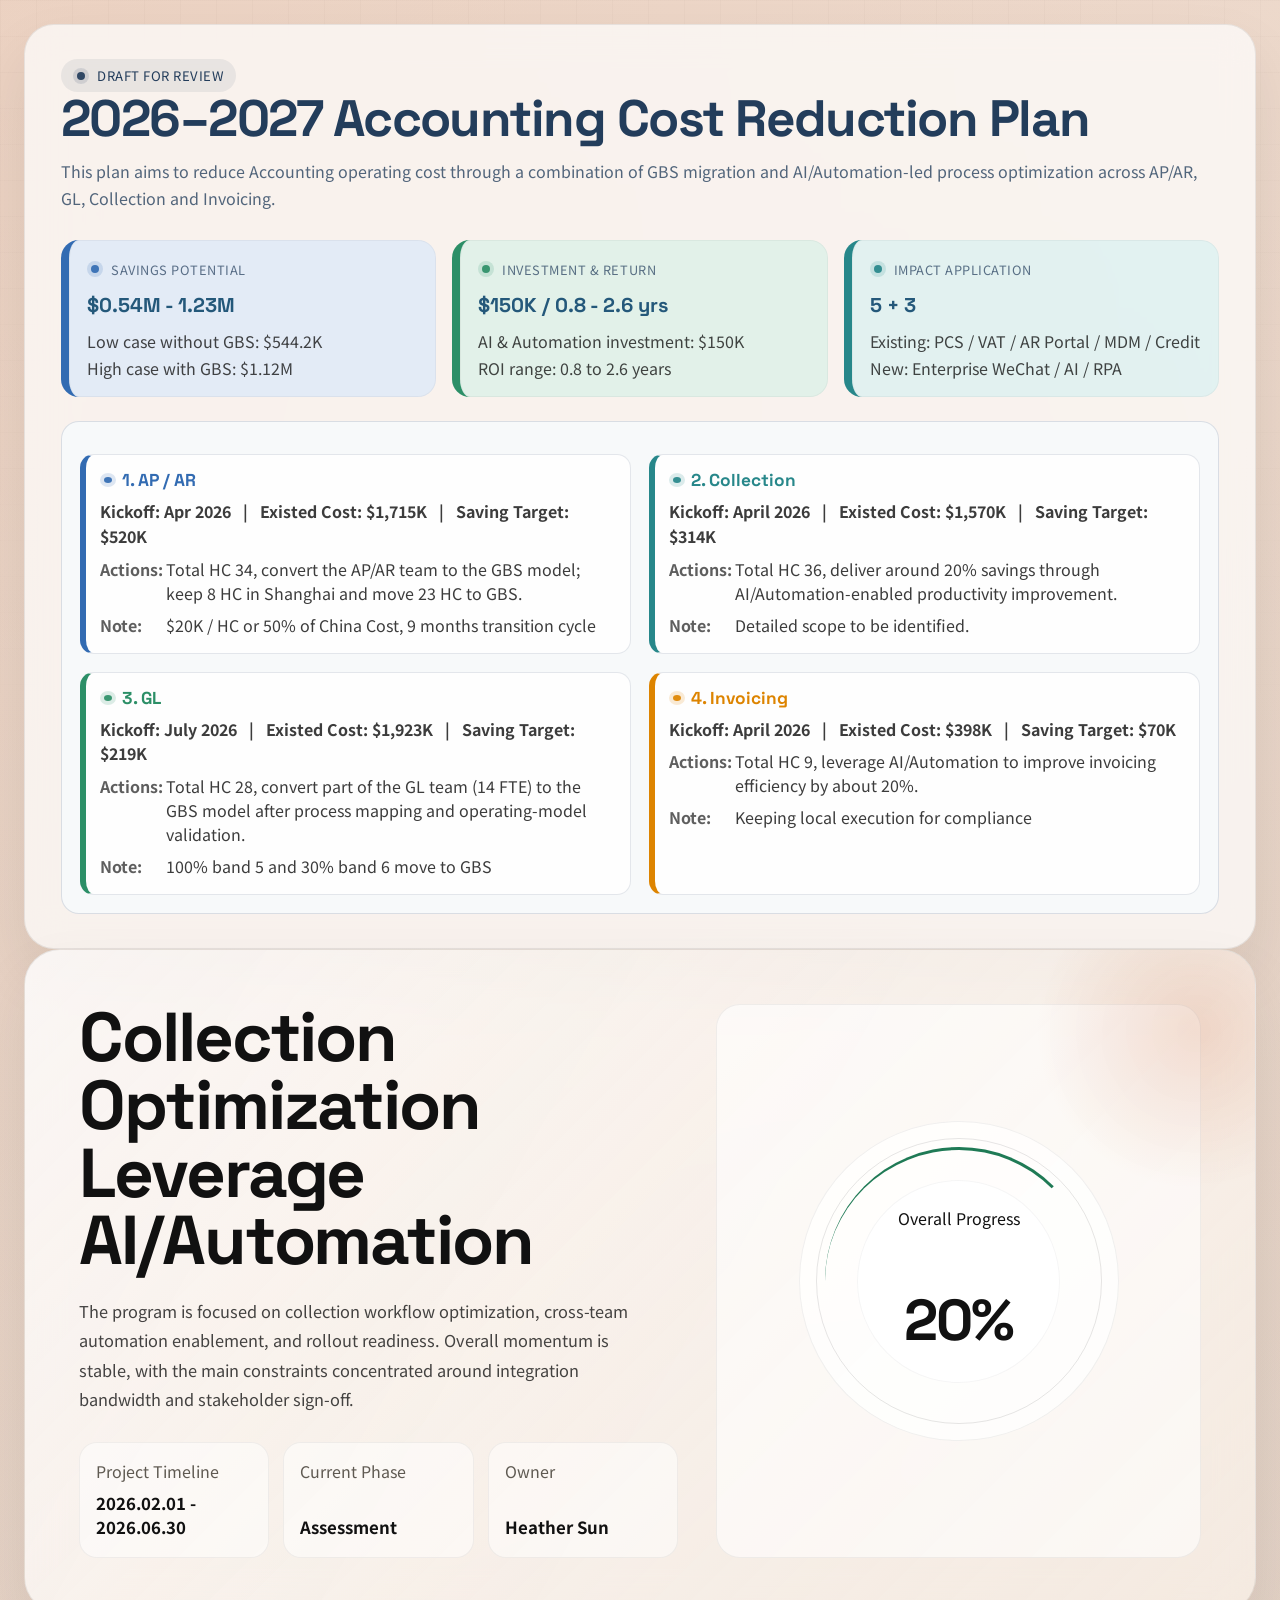
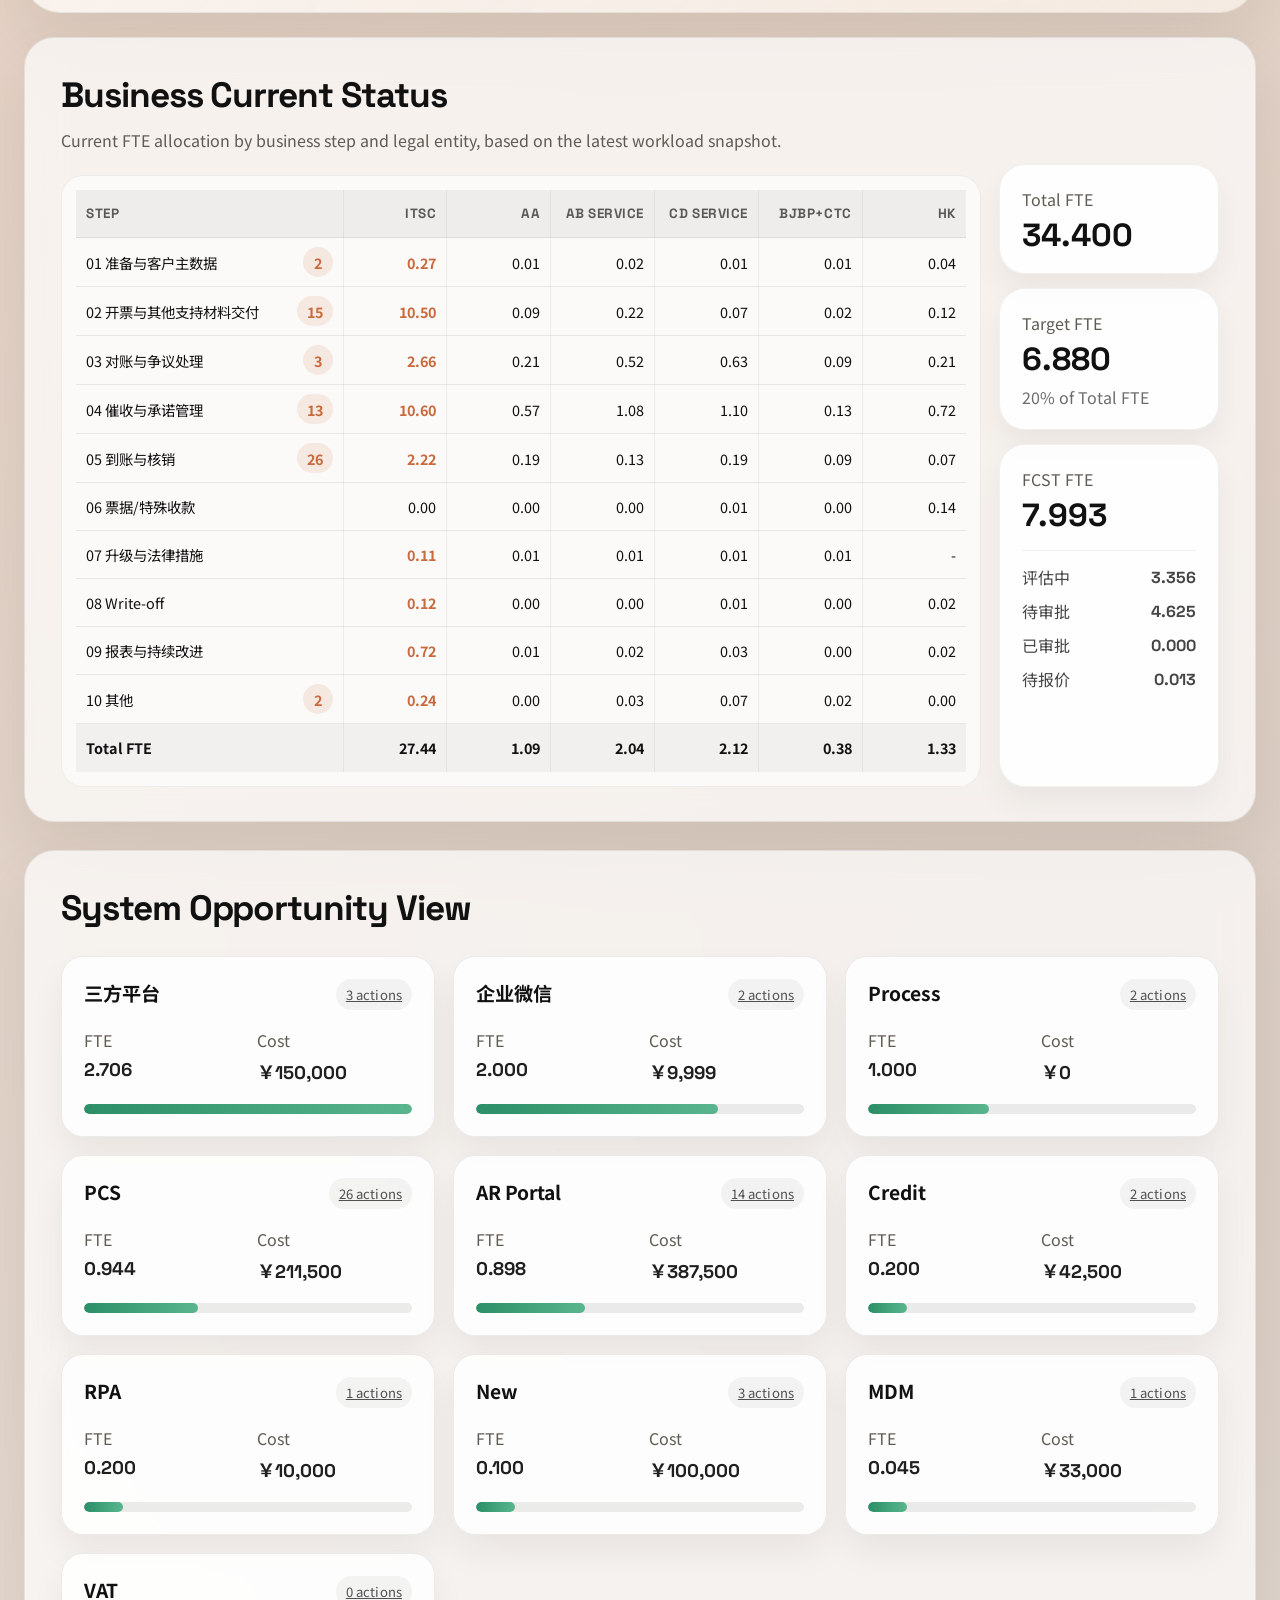
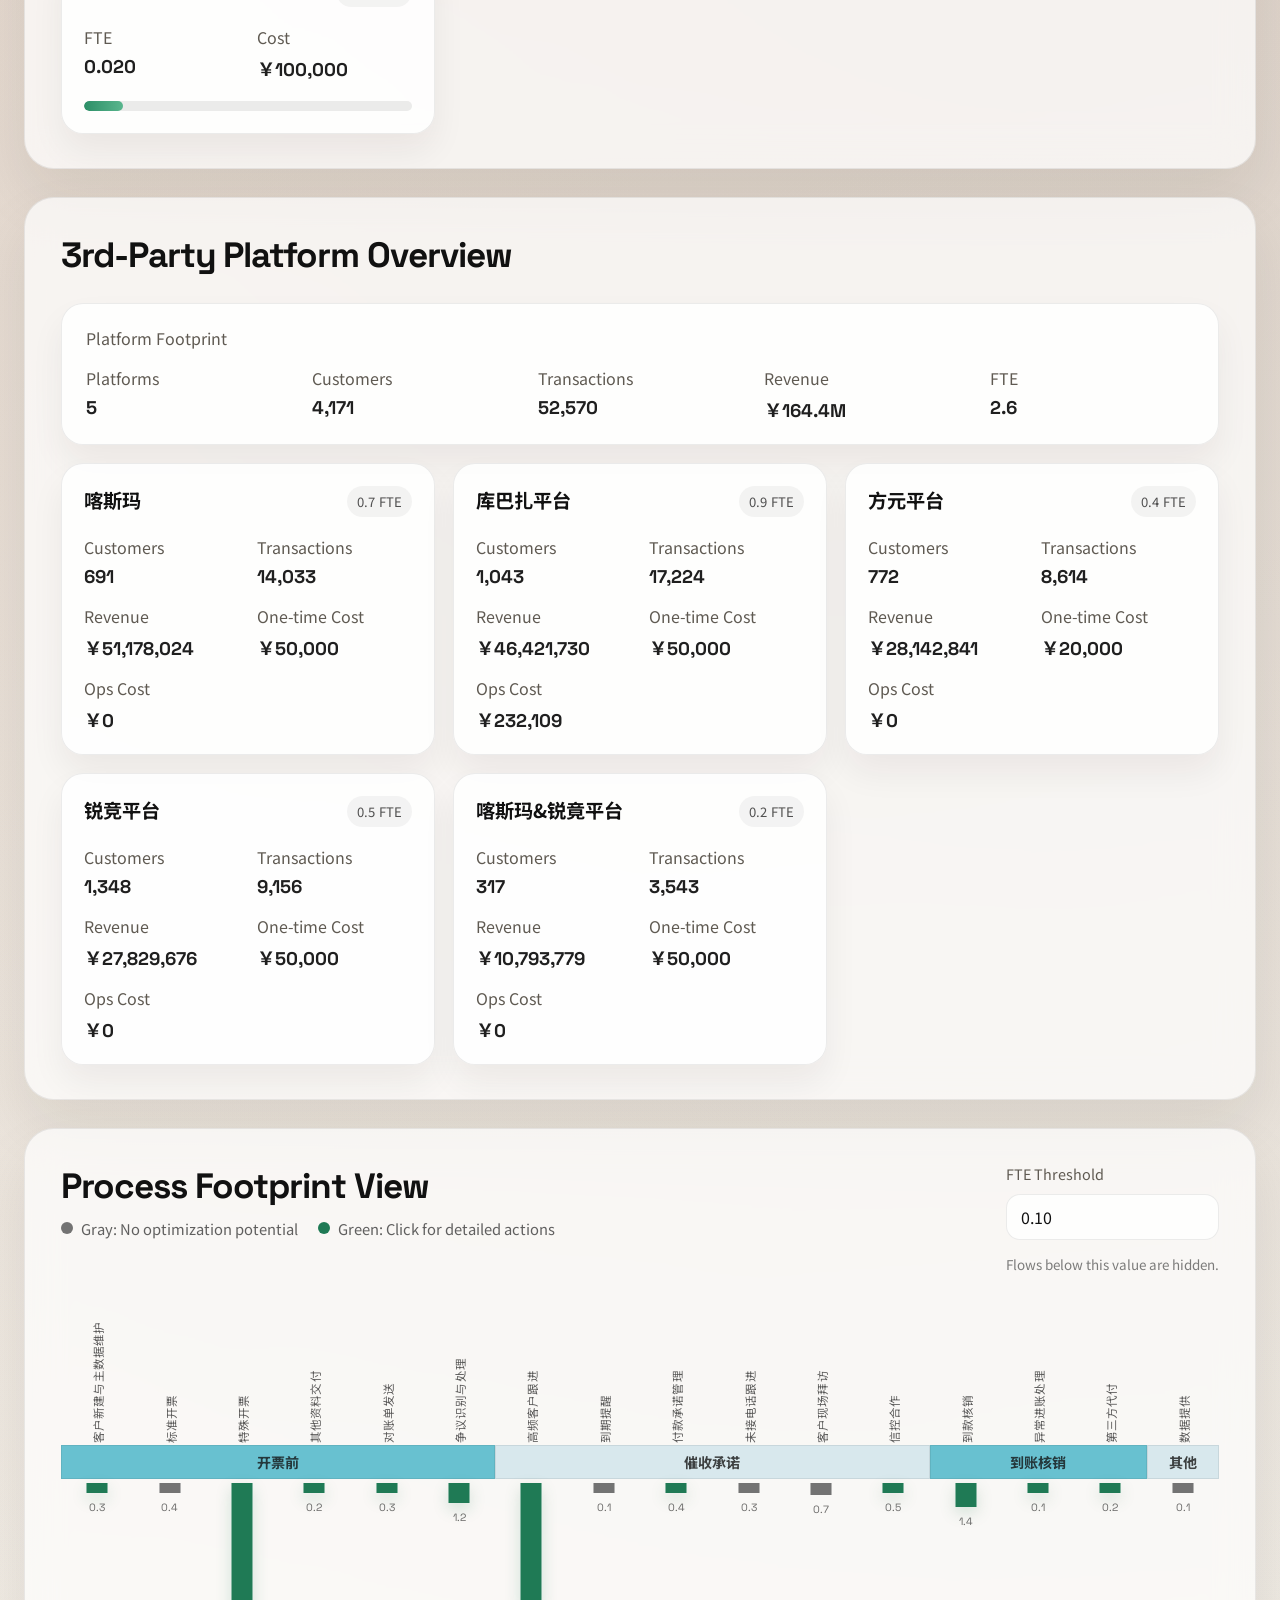
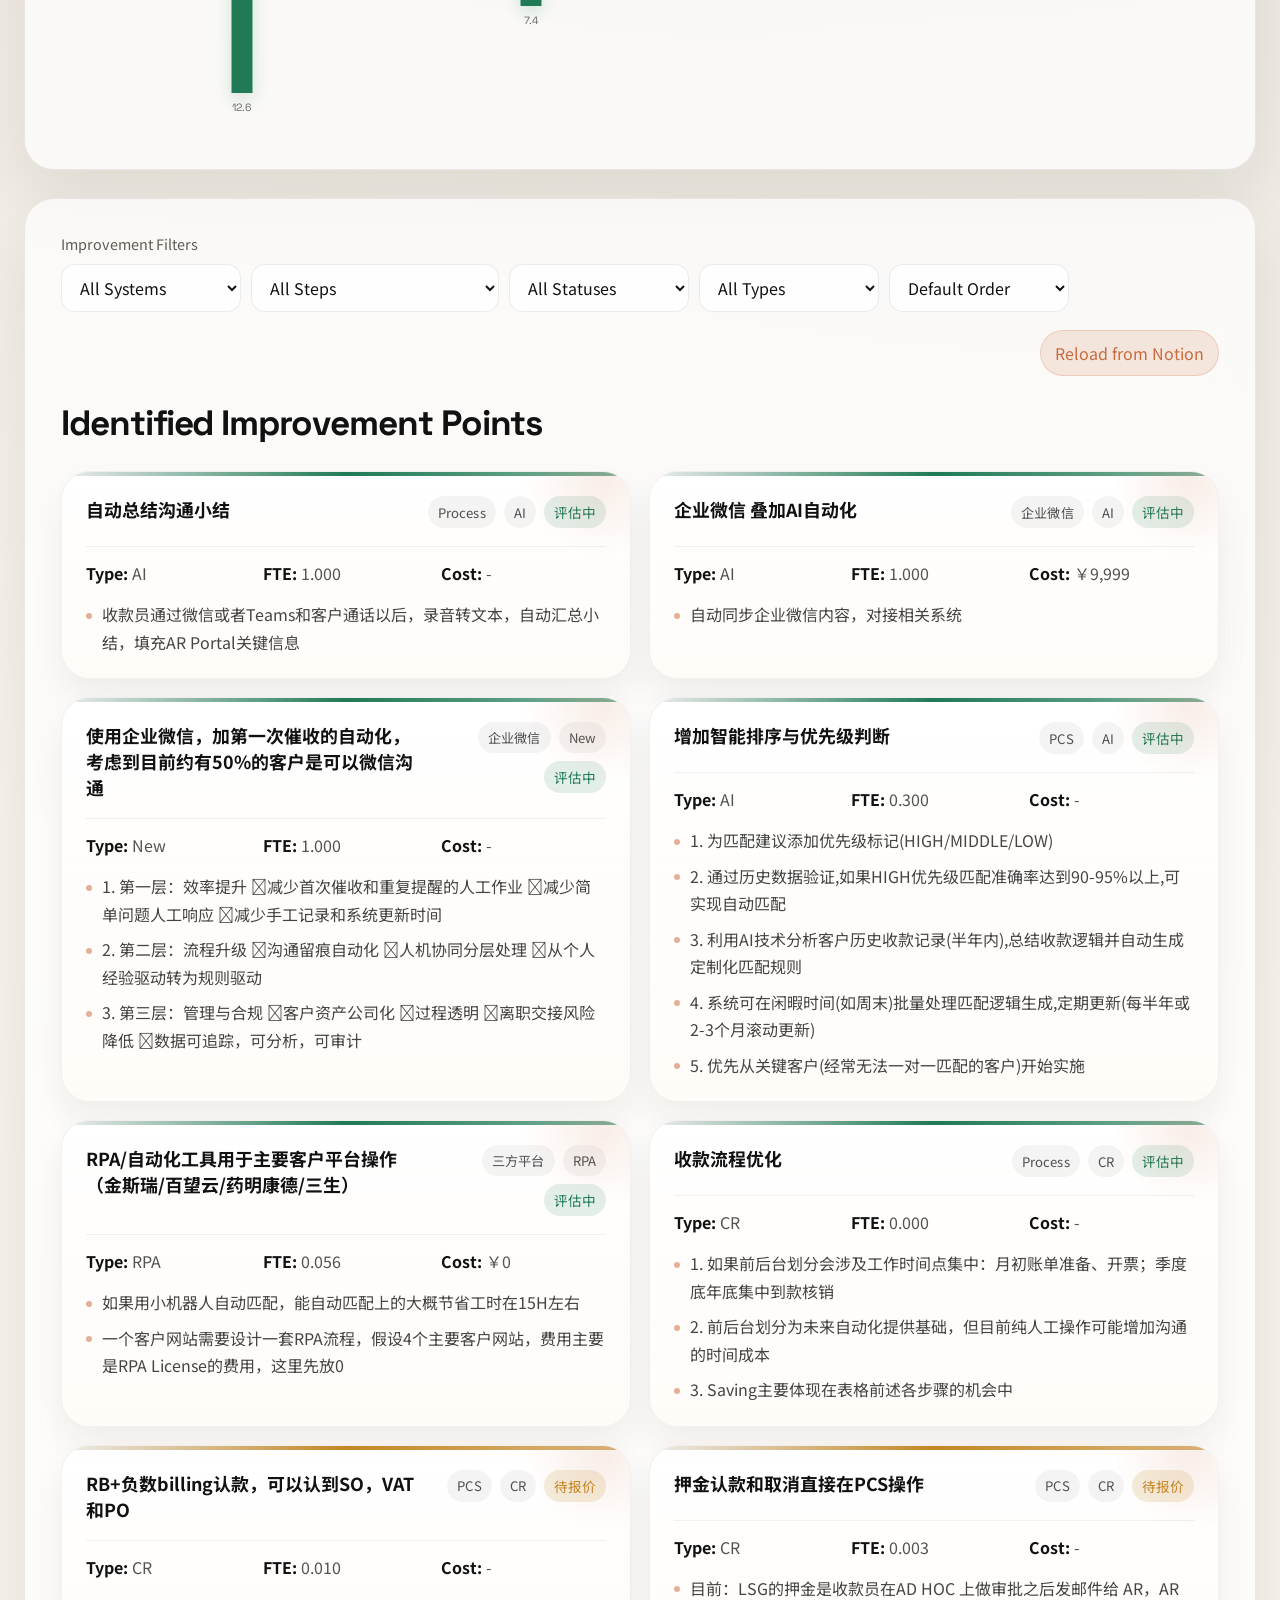
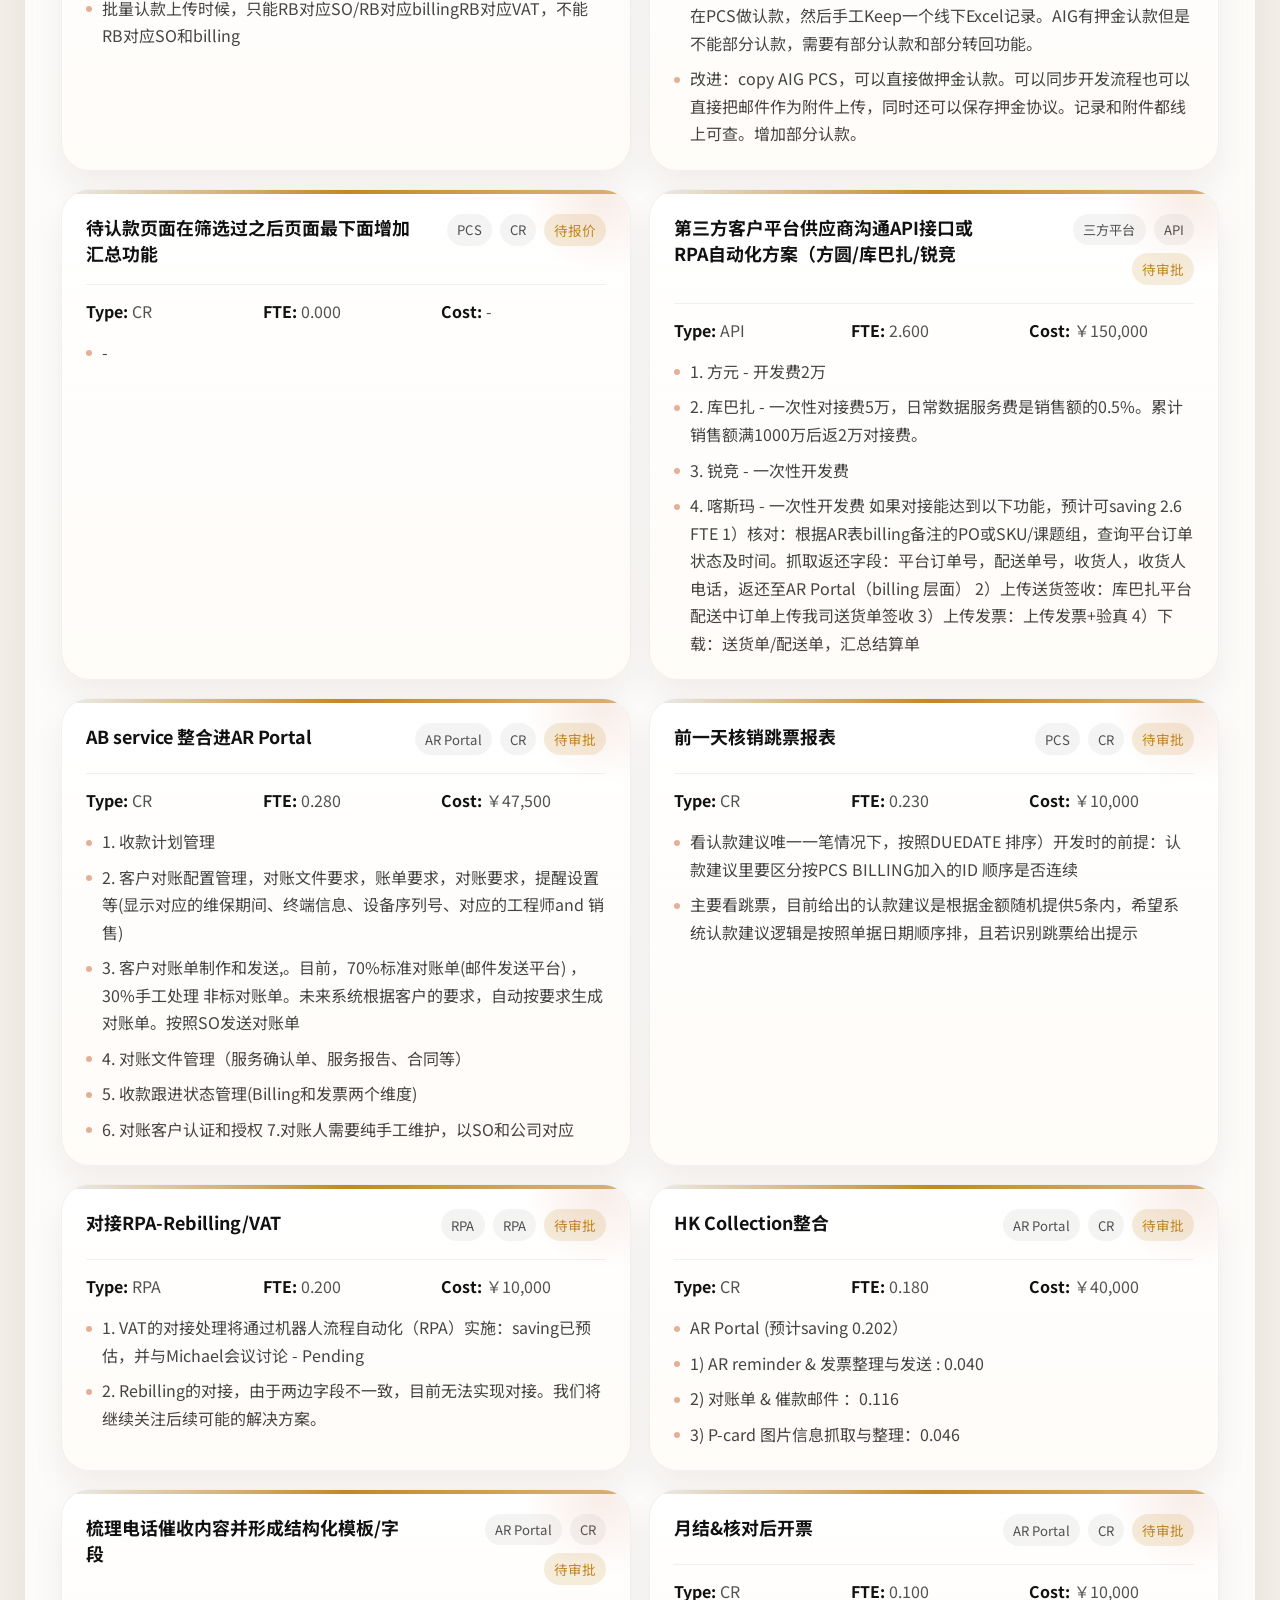
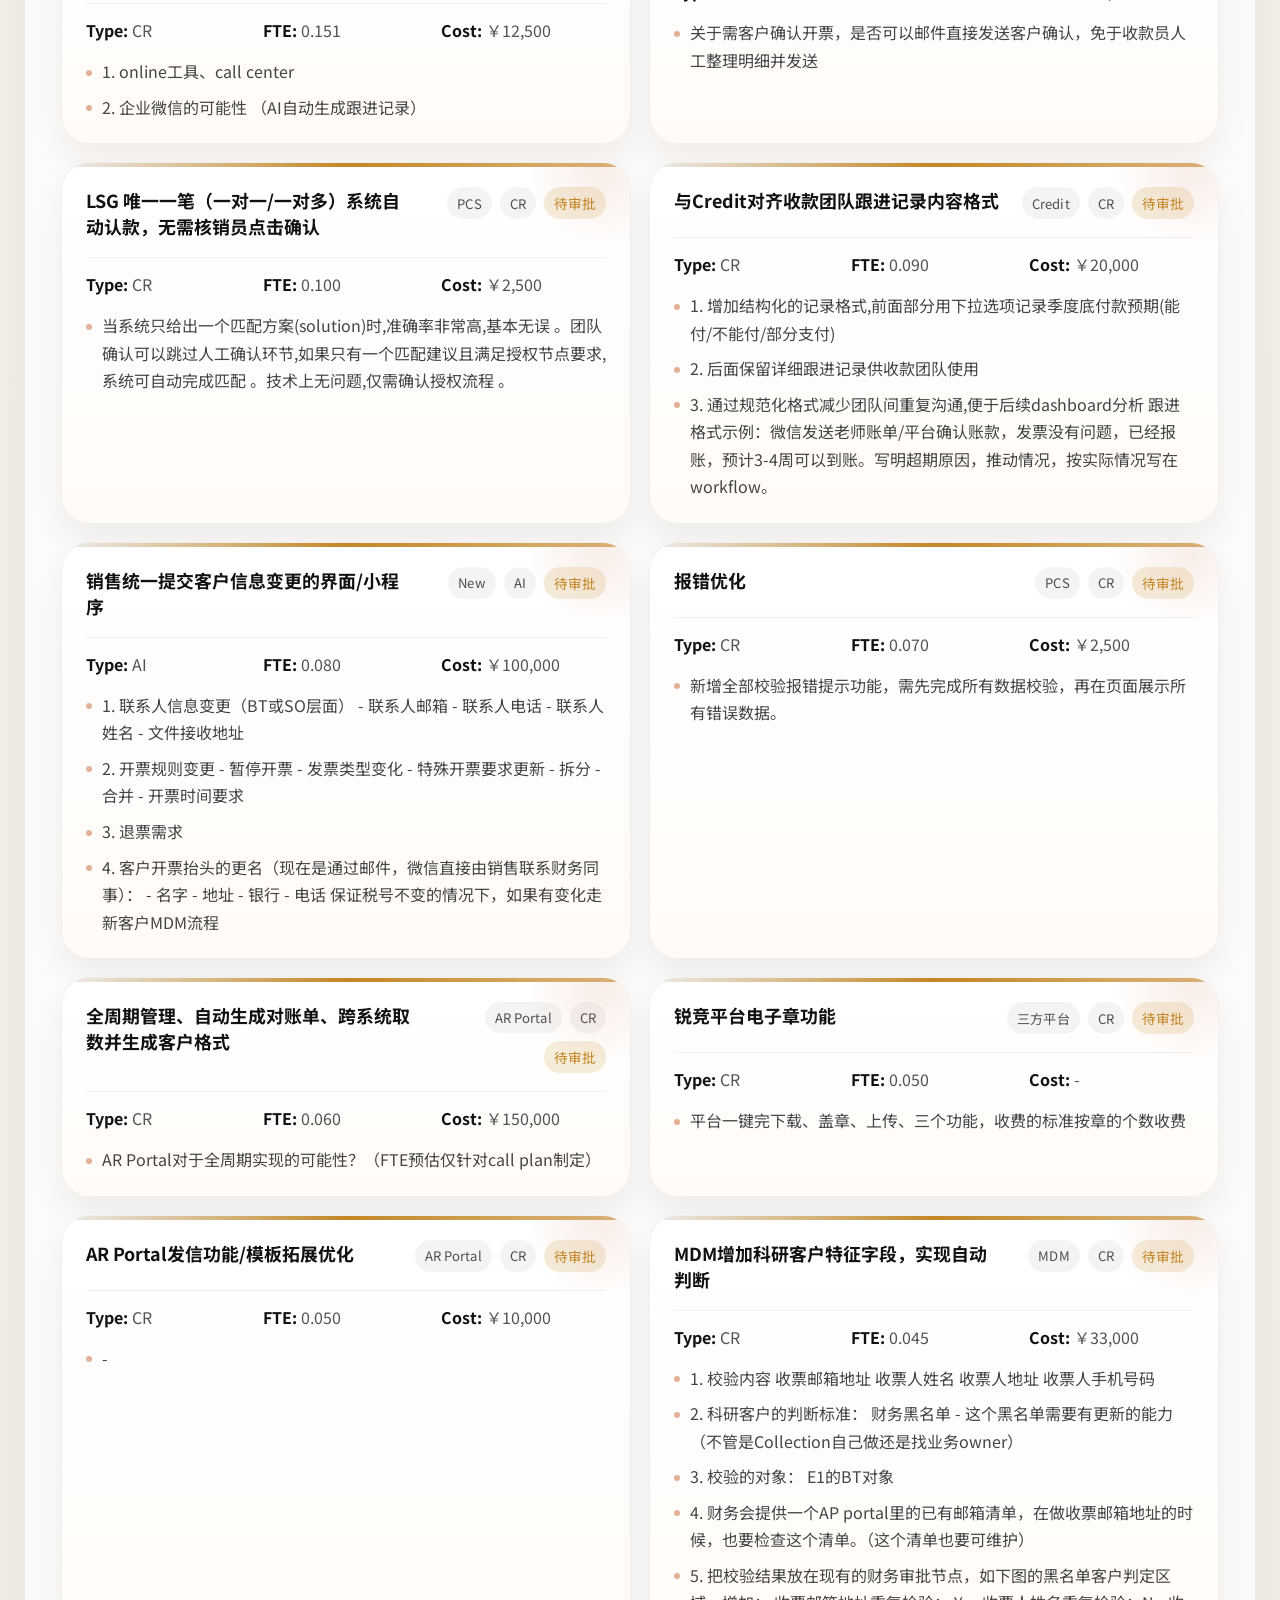
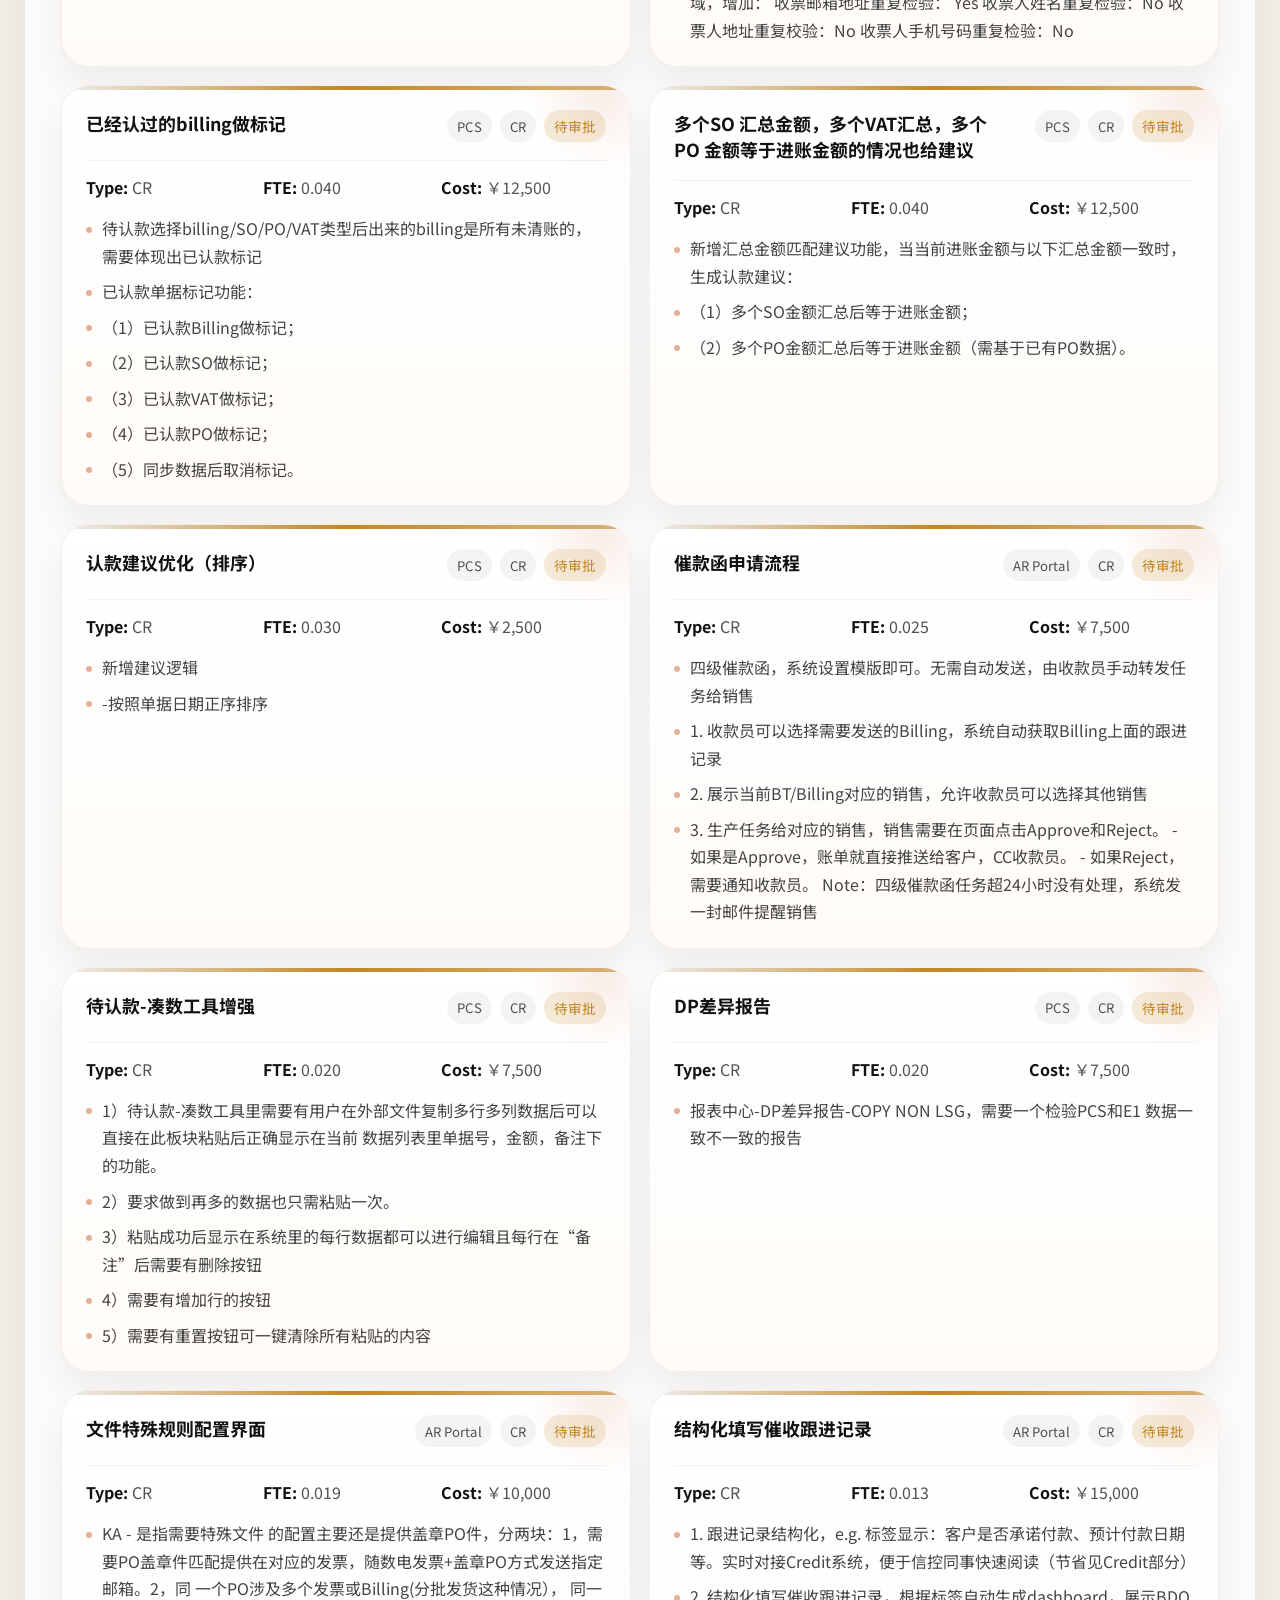
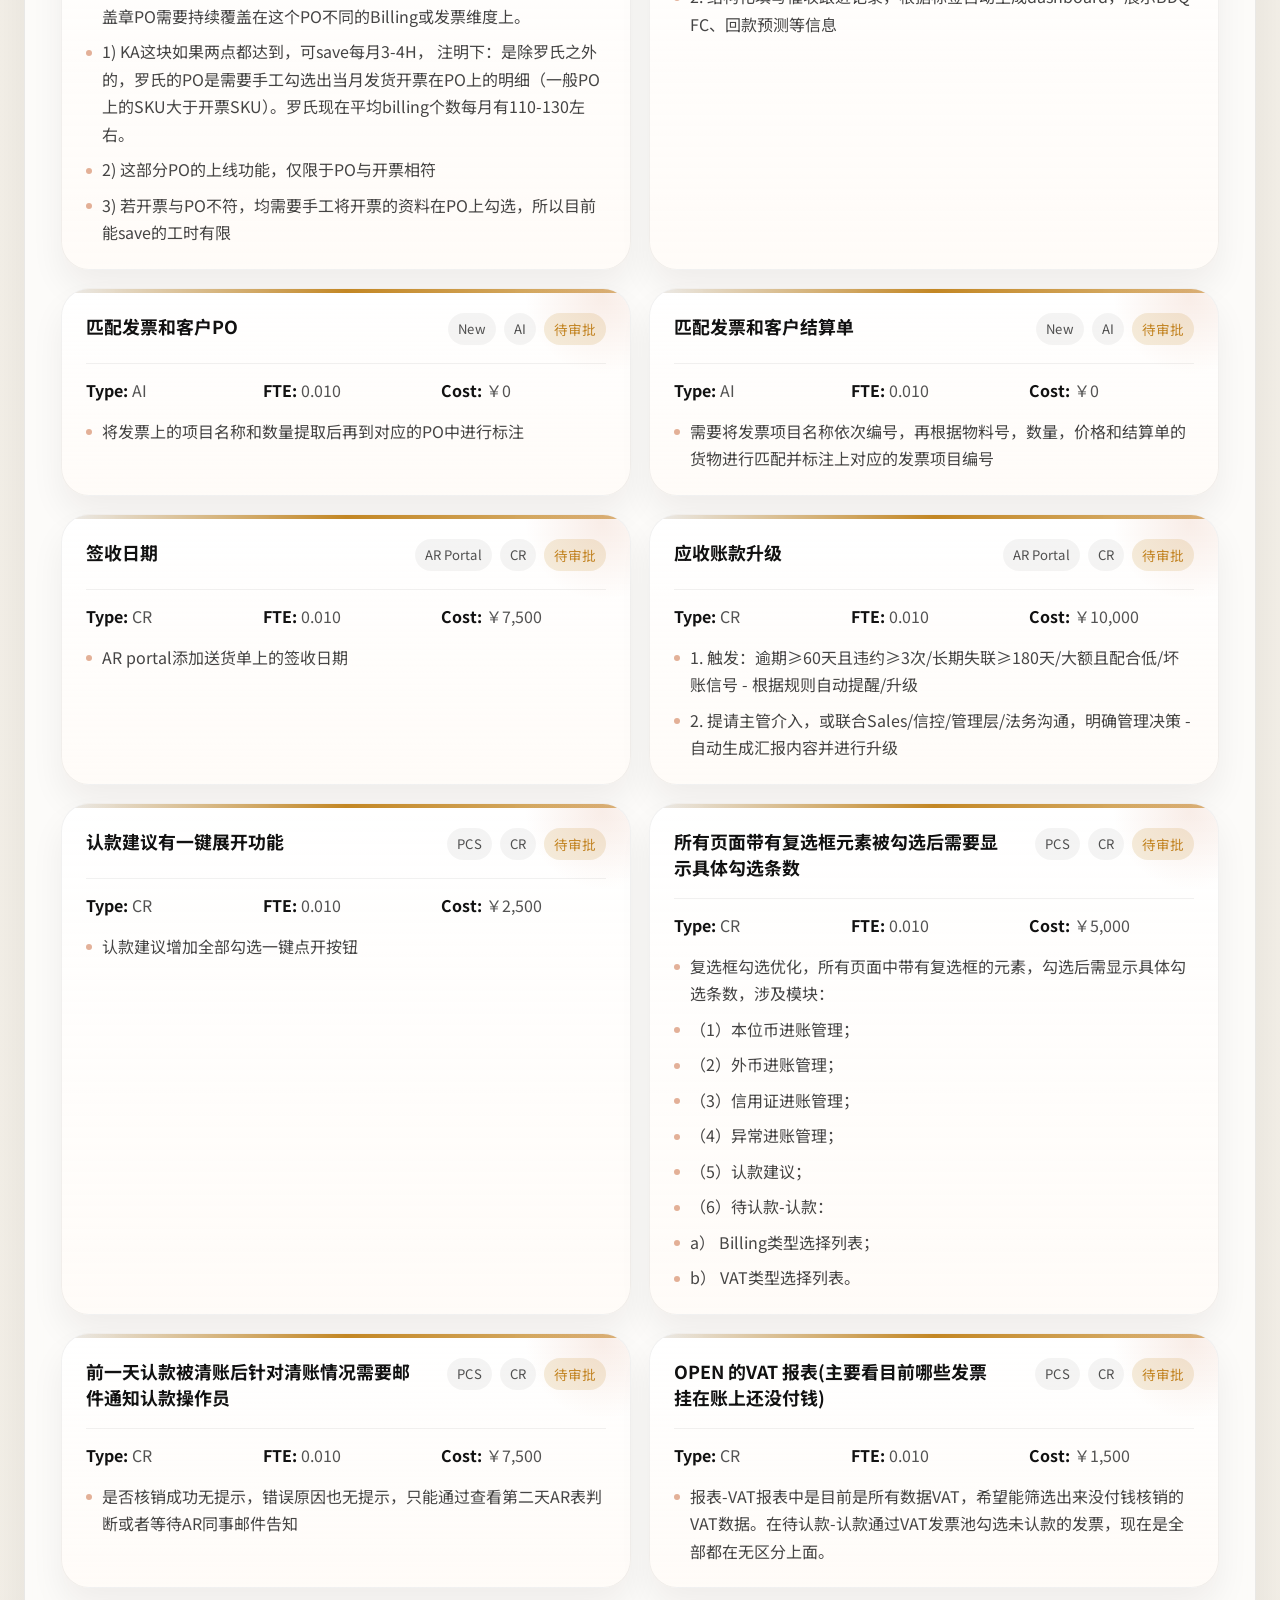
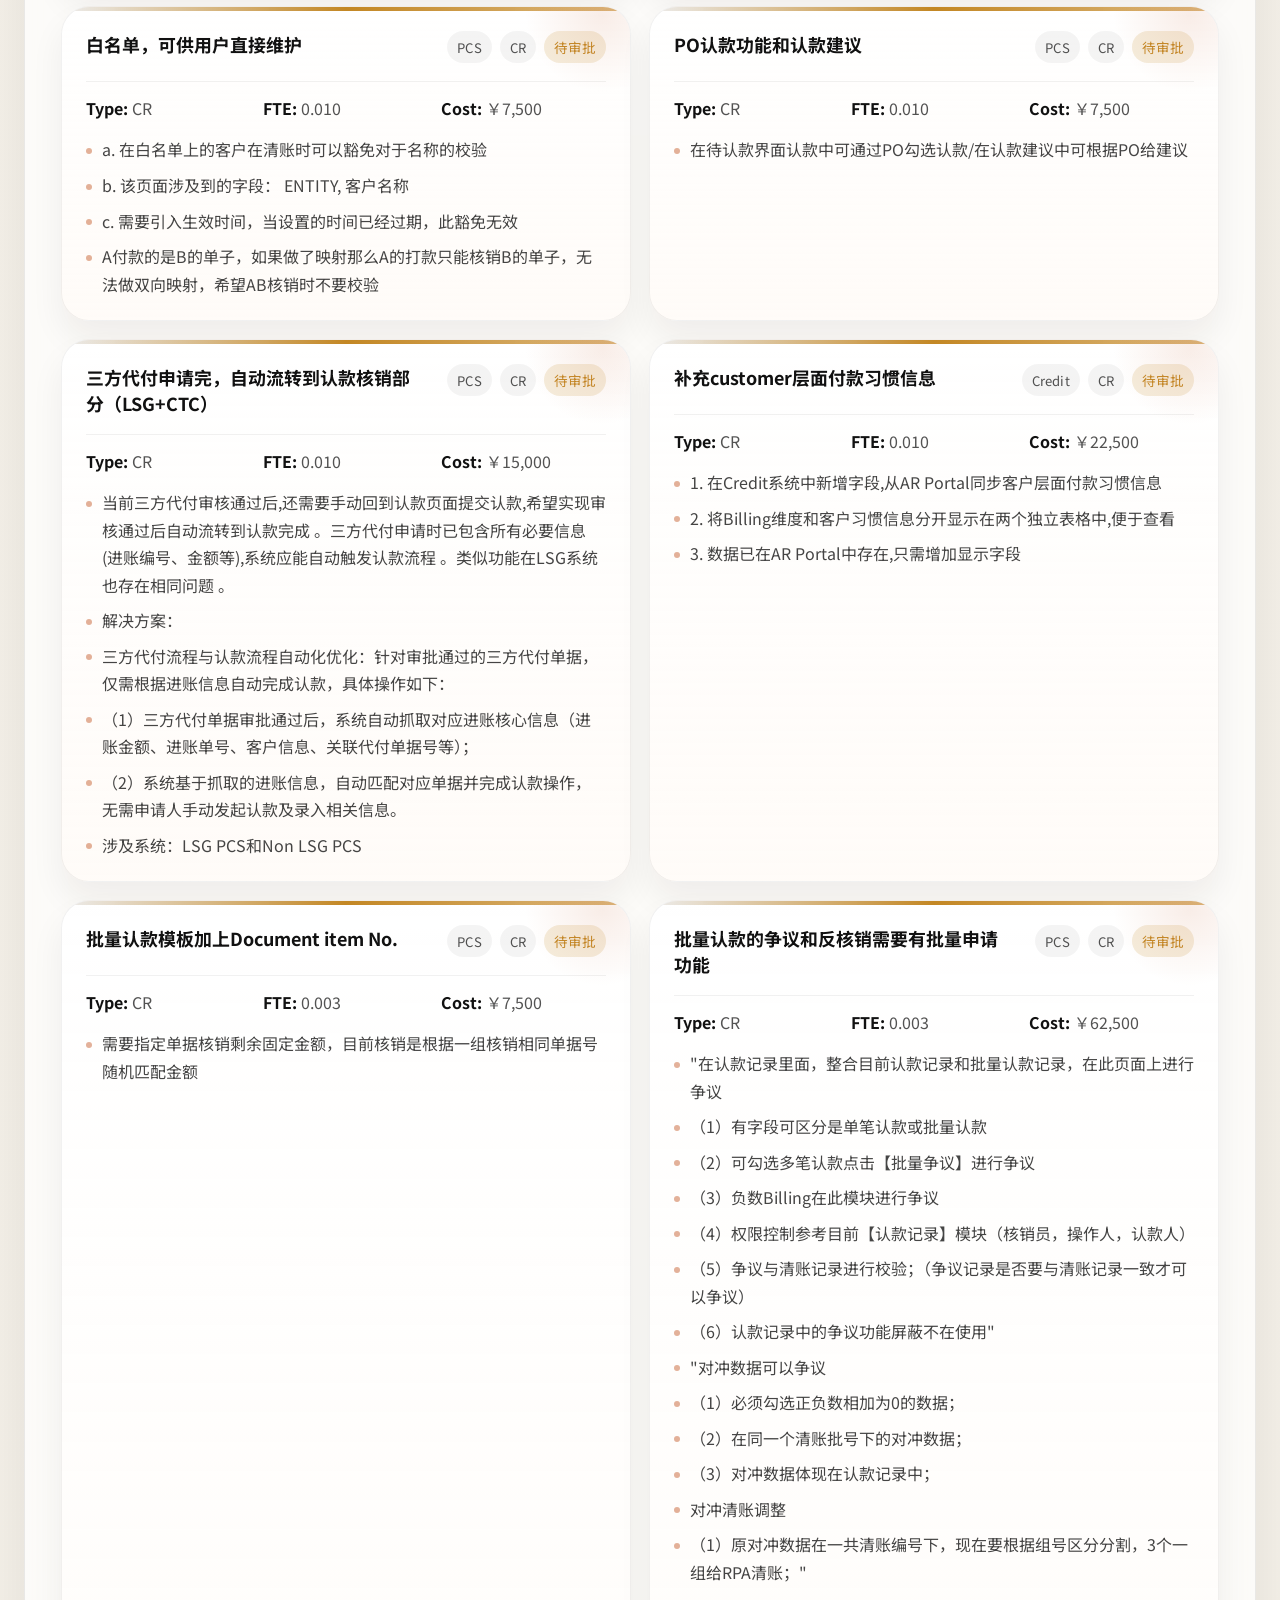
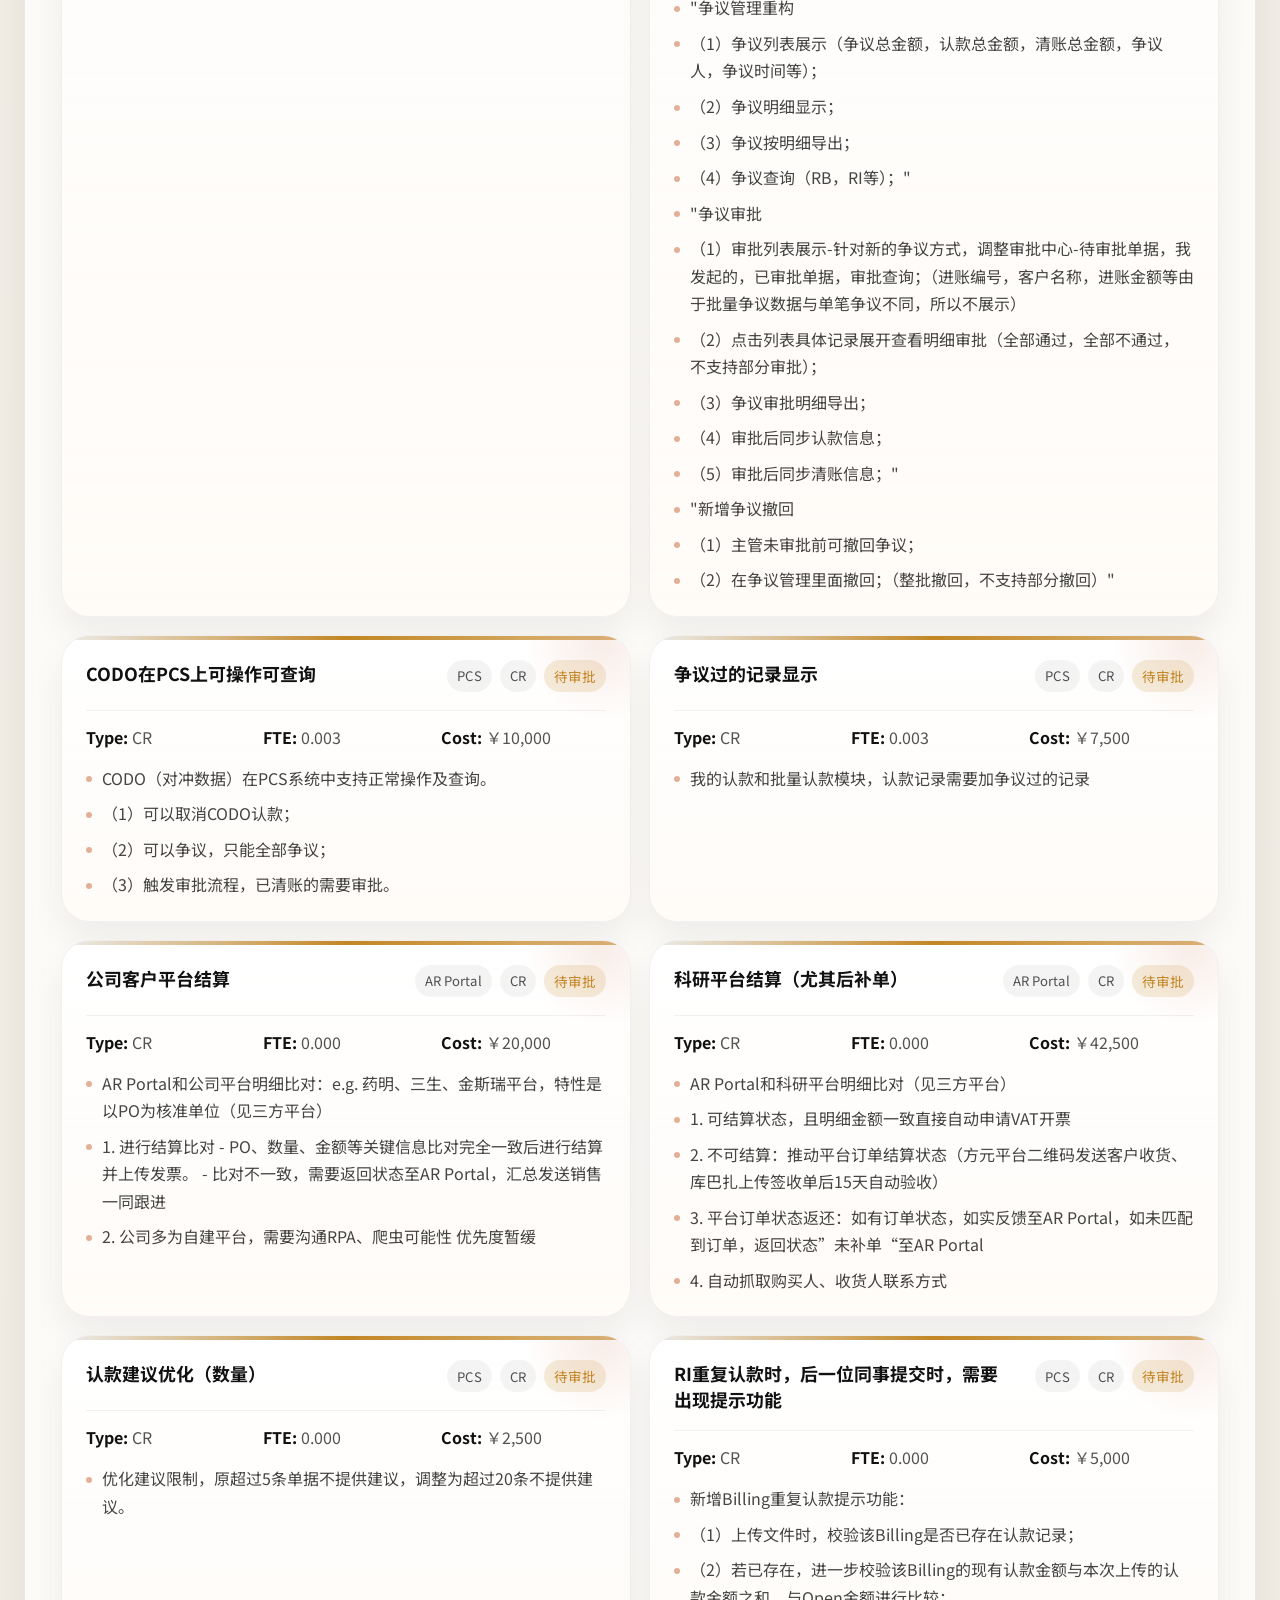
<file: index.html>
﻿<!DOCTYPE html>
<html lang="en">
  <head>
    <meta charset="UTF-8" />
    <meta name="viewport" content="width=device-width, initial-scale=1.0" />
    <title>Project Execution Dashboard</title>
    <link rel="preconnect" href="https://fonts.googleapis.com" />
    <link rel="preconnect" href="https://fonts.gstatic.com" crossorigin />
    <link
      href="https://fonts.googleapis.com/css2?family=Noto+Sans+SC:wght@400;500;700;800&family=Space+Grotesk:wght@500;700&display=swap"
      rel="stylesheet"
    />
    <link rel="stylesheet" href="./styles.css" />
  </head>
  <body>
    <div class="page-shell">
      <section class="section executive-slide executive-slide-alt slide">
        <div class="executive-head executive-head-alt">
          <div class="executive-title-wrap">
            <span class="executive-chip"><span class="mini-icon mini-icon-chip"></span>Draft for Review</span>
            <h1 class="executive-title">2026–2027 Accounting Cost Reduction Plan</h1>
            <p class="executive-subtitle">This plan aims to reduce Accounting operating cost through a combination of GBS migration and AI/Automation-led process optimization across AP/AR, GL, Collection and Invoicing.</p>
          </div>
        </div>

        <div class="executive-metric-row executive-metric-row-alt">
          <article class="executive-metric executive-metric-blue">
            <span class="executive-label"><span class="mini-icon mini-icon-savings"></span>Savings Potential</span>
            <strong>$0.54M - 1.23M</strong>
            <p>Low case without GBS: $544.2K <br />High case with GBS: $1.12M</p>
          </article>
          <article class="executive-metric executive-metric-green">
            <span class="executive-label"><span class="mini-icon mini-icon-roi"></span>Investment & Return</span>
            <strong>$150K / 0.8 - 2.6 yrs</strong>
            <p>AI & Automation investment: $150K <br />ROI range: 0.8 to 2.6 years</p>
          </article>
          <article class="executive-metric executive-metric-teal">
            <span class="executive-label"><span class="mini-icon mini-icon-tech"></span>Impact Application</span>
            <strong>5 + 3</strong>
            <p>Existing: PCS / VAT / AR Portal / MDM / Credit<br />New: Enterprise WeChat / AI / RPA</p>
          </article>
        </div>

        <div class="rollout-panel">
          <div class="rollout-grid">
            <article class="rollout-card rollout-card-blue">
              <h3><span class="mini-icon mini-icon-blue"></span>1. AP / AR</h3>
              <p class="rollout-meta">Kickoff: Apr 2026 &nbsp; | &nbsp; Existed Cost: $1,715K &nbsp; | &nbsp; Saving Target: $520K</p>
              <div class="rollout-body">
                <span>Actions:</span>
                <p>Total HC 34, convert the AP/AR team to the GBS model; keep 8 HC in Shanghai and move 23 HC to GBS.</p>
              </div>
              <div class="rollout-body">
                <span>Note:</span>
                <p>$20K / HC or 50% of China Cost, 9 months transition cycle</p>
              </div>
            </article>

            <article class="rollout-card rollout-card-teal">
              <h3><span class="mini-icon mini-icon-teal"></span>2. Collection</h3>
              <p class="rollout-meta">Kickoff: April 2026 &nbsp; | &nbsp; Existed Cost: $1,570K &nbsp; | &nbsp; Saving Target: $314K</p>
              <div class="rollout-body">
                <span>Actions:</span>
                <p>Total HC 36, deliver around 20% savings through AI/Automation-enabled productivity improvement.</p>
              </div>
              <div class="rollout-body">
                <span>Note:</span>
                <p>Detailed scope to be identified.</p>
              </div>
            </article>

            <article class="rollout-card rollout-card-green">
              <h3><span class="mini-icon mini-icon-green"></span>3. GL</h3>
              <p class="rollout-meta">Kickoff: July 2026 &nbsp; | &nbsp; Existed Cost: $1,923K &nbsp; | &nbsp; Saving Target: $219K</p>
              <div class="rollout-body">
                <span>Actions:</span>
                <p>Total HC 28, convert part of the GL team (14 FTE) to the GBS model after process mapping and operating-model validation.</p>
              </div>
              <div class="rollout-body">
                <span>Note:</span>
                <p>100% band 5 and 30% band 6 move to GBS</p>
              </div>
            </article>

            <article class="rollout-card rollout-card-orange">
              <h3><span class="mini-icon mini-icon-orange"></span>4. Invoicing</h3>
              <p class="rollout-meta">Kickoff: April 2026 &nbsp; | &nbsp; Existed Cost: $398K &nbsp; | &nbsp; Saving Target: $70K</p>
              <div class="rollout-body">
                <span>Actions:</span>
                <p>Total HC 9, leverage AI/Automation to improve invoicing efficiency by about 20%.</p>
              </div>
              <div class="rollout-body">
                <span>Note:</span>
                <p>Keeping local execution for compliance</p>
              </div>
            </article>
          </div>
        </div>
      </section>

      <header class="hero slide">
        <div class="hero-copy">
          <h1 id="project-name">Collection Optimization Leverage AI/Automation</h1>
          <p class="hero-summary" id="project-summary"></p>
          <div class="hero-meta">
            <div>
              <span class="meta-label">Project Timeline</span>
              <strong id="project-duration"></strong>
            </div>
            <div>
              <span class="meta-label">Current Phase</span>
              <strong id="project-stage"></strong>
            </div>
            <div>
              <span class="meta-label">Owner</span>
              <strong id="project-owner"></strong>
            </div>
          </div>
        </div>

        <div class="hero-progress">
          <div class="hero-orbit-panel">
            <div class="progress-orbit">
              <div class="orbit-ring"></div>
              <div class="orbit-core">
                <span>Overall Progress</span>
                <strong id="overall-progress">0%</strong>
              </div>
            </div>
          </div>
        </div>
      </header>

      <main class="dashboard">
        <section class="section business-slide slide">
          <div>
            <div class="section-head">
              <h2><span class="title-line">Business Current Status</span></h2>
              <p>Current FTE allocation by business step and legal entity, based on the latest workload snapshot.</p>
            </div>
            <div class="business-table-shell">
              <table class="business-table" id="business-table">
                <thead></thead>
                <tbody></tbody>
              </table>
            </div>
          </div>

          <aside class="business-aside">
            <article class="action-summary-metric">
              <span class="meta-label">Total FTE</span>
              <strong id="business-total-fte">0.000</strong>
            </article>
            <article class="action-summary-metric">
              <span class="meta-label">Target FTE</span>
              <strong id="business-target-fte">0.000</strong>
              <p>20% of Total FTE</p>
            </article>
            <article class="action-summary-metric">
              <span class="meta-label">FCST FTE</span>
              <strong id="business-fcst-fte">0.000</strong>
              <div class="fcst-list">
                <div class="fcst-row">
                  <span>评估中</span>
                  <strong id="business-fcst-assessment">0.000</strong>
                </div>
                <div class="fcst-row">
                  <span>待审批</span>
                  <strong id="business-fcst-approval">0.000</strong>
                </div>
                <div class="fcst-row">
                  <span>已审批</span>
                  <strong id="business-fcst-approved">0.000</strong>
                </div>
                <div class="fcst-row">
                  <span>待报价</span>
                  <strong id="business-fcst-quote">0.000</strong>
                </div>
              </div>
            </article>
          </aside>
        </section>

        <section class="section slide system-summary-section">
          <div class="section-head">
            <h2>System Opportunity View</h2>
          </div>
          <div class="system-summary-grid" id="system-summary-grid"></div>
        </section>

        <section class="section slide third-party-section">
          <div class="section-head">
            <h2>3rd-Party Platform Overview</h2>
          </div>
          <div class="third-party-overview" id="third-party-overview"></div>
          <div class="third-party-card-grid" id="third-party-card-grid"></div>
        </section>

        <section class="section slide process-map-section">
          <div class="section-head process-map-head">
            <div>
              <h2>Process Footprint View</h2>
              <div class="process-legend" aria-label="Process footprint legend">
                <span class="process-legend-item">
                  <span class="process-legend-swatch is-gray"></span>
                  <span>Gray: No optimization potential</span>
                </span>
                <span class="process-legend-item">
                  <span class="process-legend-swatch is-green"></span>
                  <span>Green: Click for detailed actions</span>
                </span>
              </div>
            </div>
            <div class="toolbar process-toolbar">
              <div class="toolbar-group">
                <span class="toolbar-label">FTE Threshold</span>
                <input id="process-threshold-input" class="toolbar-select" type="text" inputmode="decimal" value="0.10" />
                <span class="toolbar-note">Flows below this value are hidden.</span>
              </div>
            </div>
          </div>
          <div class="process-map-shell">
            <div class="process-map" id="process-map"></div>
          </div>
        </section>

        <section class="section slide">
          <div class="toolbar">
            <div class="toolbar-group">
              <span class="toolbar-label">Improvement Filters</span>
              <div class="chip-group action-filter-group">
                <select id="action-system-filter" class="toolbar-select">
                  <option value="all">All Systems</option>
                </select>
                <select id="action-step-filter" class="toolbar-select">
                  <option value="all">All Steps</option>
                </select>
                <select id="action-status-filter" class="toolbar-select">
                  <option value="all">All Statuses</option>
                </select>
                <select id="action-type-filter" class="toolbar-select">
                  <option value="all">All Types</option>
                </select>
                <select id="action-sort-filter" class="toolbar-select">
                  <option value="status-default">Default Order</option>
                  <option value="fte-desc">FTE High to Low</option>
                  <option value="fte-asc">FTE Low to High</option>
                  <option value="cost-desc">Cost High to Low</option>
                  <option value="cost-asc">Cost Low to High</option>
                </select>
              </div>
            </div>
            <div class="toolbar-actions">
              <button type="button" class="chip-button chip-button-accent" id="notion-reload-button">Reload from Notion</button>
            </div>
          </div>

            <div class="section-head">
              <h2>Identified Improvement Points</h2>
            </div>
            <div class="action-card-grid" id="action-card-grid"></div>
          </section>
        </main>
      </div>

    <div class="modal-backdrop" id="action-modal" hidden>
      <div class="modal-panel">
        <div class="section-head modal-head">
          <h2 id="modal-title">Linked Actions</h2>
          <button type="button" class="chip-button" id="modal-close">Close</button>
        </div>
        <div class="action-card-grid" id="modal-card-grid"></div>
      </div>
    </div>

    <div class="modal-backdrop" id="service-modal" hidden>
      <div class="modal-panel">
        <div class="section-head modal-head">
          <h2 id="service-modal-title">Legal Entity Distribution</h2>
          <button type="button" class="chip-button" id="service-modal-close">Close</button>
        </div>
        <div class="overview-stack">
          <article class="overview-panel">
            <span class="meta-label">Selected Legal Entity</span>
            <strong id="service-modal-service"></strong>
            <p id="service-modal-summary"></p>
          </article>
        </div>
        <div class="chart-card">
          <canvas id="service-chart" aria-label="Legal entity distribution chart"></canvas>
        </div>
      </div>
    </div>

    <div class="modal-backdrop" id="notion-sync-modal" hidden>
      <div class="modal-panel notion-sync-panel">
        <div class="section-head modal-head">
          <h2>Reload from Notion</h2>
          <button type="button" class="chip-button" id="notion-sync-close">Close</button>
        </div>
        <div class="notion-sync-stack">
          <article class="overview-panel">
            <strong>Sync current action data from Notion into this dashboard.</strong>
            <p>Because this is a local static page, the browser cannot run the Notion sync directly. Run the command below in PowerShell, then click refresh.</p>
          </article>
          <div class="notion-sync-command-wrap">
            <span class="toolbar-label">PowerShell command</span>
            <pre class="notion-sync-command" id="notion-sync-command">$env:NOTION_ACCESS_TOKEN="YOUR_NOTION_TOKEN"
powershell -ExecutionPolicy Bypass -File "C:\Users\Sky.Lu\Project\Project\Collection\sync-notion-actions.ps1" -Token $env:NOTION_ACCESS_TOKEN</pre>
            <div class="notion-sync-actions">
              <button type="button" class="chip-button" id="notion-copy-command">Copy Command</button>
              <button type="button" class="chip-button chip-button-accent" id="notion-refresh-page">Refresh Page</button>
            </div>
          </div>
        </div>
      </div>
    </div>

    <script src="./discussion-summary-data.js"></script>
    <script src="./action-summary-data.js"></script>
    <script src="./third-party-summary-data.js"></script>
    <script src="./script.js"></script>
  </body>
</html>
</file>
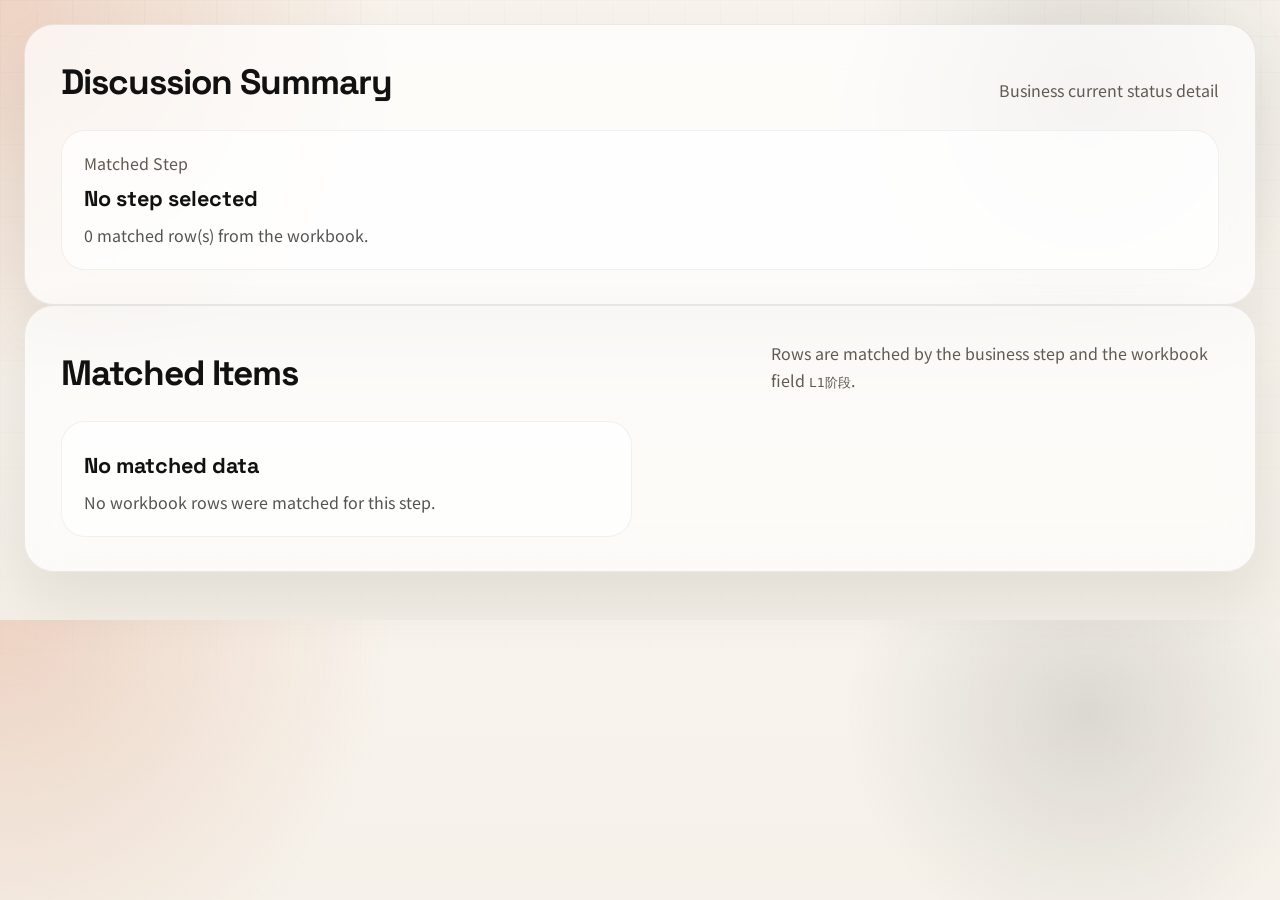
<file: discussion-detail.html>
<!DOCTYPE html>
<html lang="en">
  <head>
    <meta charset="UTF-8" />
    <meta name="viewport" content="width=device-width, initial-scale=1.0" />
    <title>Discussion Summary Detail</title>
    <link rel="preconnect" href="https://fonts.googleapis.com" />
    <link rel="preconnect" href="https://fonts.gstatic.com" crossorigin />
    <link
      href="https://fonts.googleapis.com/css2?family=Noto+Sans+SC:wght@400;500;700&family=Space+Grotesk:wght@500;700&display=swap"
      rel="stylesheet"
    />
    <link rel="stylesheet" href="./styles.css" />
  </head>
  <body>
    <div class="page-shell">
      <section class="section">
        <div class="section-head">
          <h2 id="detail-title">Discussion Summary</h2>
          <p id="detail-subtitle">Detail view</p>
        </div>
        <div class="overview-stack">
          <article class="overview-panel">
            <span class="meta-label">Matched Step</span>
            <strong id="detail-step"></strong>
            <p id="detail-count"></p>
          </article>
        </div>
      </section>

      <section class="section">
        <div class="section-head">
          <h2>Matched Items</h2>
          <p>Rows are matched by the business step and the workbook field <code>L1阶段</code>.</p>
        </div>
        <div class="detail-grid" id="detail-list"></div>
      </section>
    </div>

    <script src="./discussion-summary-data.js"></script>
    <script>
      const params = new URLSearchParams(window.location.search);
      const step = params.get("step") || "";
      const groups = window.DISCUSSION_SUMMARY?.groups || [];
      const match = groups.find((group) => group.l1 === step);
      const items = match?.items || [];

      function formatFte(value) {
        const num = Number(value);
        if (!Number.isFinite(num)) {
          return "-";
        }
        return num.toFixed(2).replace(/\.00$/, "");
      }

      function formatParagraphText(text) {
        if (!text) {
          return "<p>-</p>";
        }

        const normalized = String(text).replace(/\r/g, "\n").trim();
        const numberedParts = normalized
          .replace(/\n+/g, "\n")
          .split(/(?=(?:^|\n|\s)\d+\.\s)/)
          .map((part) => part.trim())
          .filter(Boolean);

        if (numberedParts.length > 1) {
          return `<div class="detail-list-block">${numberedParts.map((part) => `<p>${part}</p>`).join("")}</div>`;
        }

        const lineParts = normalized
          .split("\n")
          .map((part) => part.trim())
          .filter(Boolean);

        if (lineParts.length > 1) {
          return `<div class="detail-list-block">${lineParts.map((part) => `<p>${part}</p>`).join("")}</div>`;
        }

        return `<p>${normalized}</p>`;
      }

      document.getElementById("detail-title").textContent = step || "Discussion Summary";
      document.getElementById("detail-subtitle").textContent = "Business current status detail";
      document.getElementById("detail-step").textContent = step || "No step selected";
      document.getElementById("detail-count").textContent = `${items.length} matched row(s) from the workbook.`;
      const list = document.getElementById("detail-list");
      if (!items.length) {
        const empty = document.createElement("article");
        empty.className = "overview-panel";
        empty.innerHTML = "<strong>No matched data</strong><p>No workbook rows were matched for this step.</p>";
        list.appendChild(empty);
      } else {
        items.forEach((item) => {
          const card = document.createElement("article");
          card.className = "phase-item";
          card.innerHTML = `
            <header>
              <h3>${item.l3 || item.l2 || item.stepId}</h3>
              <span class="detail-fte">${formatFte(item.total)} FTE</span>
            </header>
            <p><strong>Step ID:</strong> ${item.stepId || "-"}</p>
            <p><strong>L2:</strong> ${item.l2 || "-"}</p>
            <div><strong>Step Description:</strong>${formatParagraphText(item.stepDescription)}</div>
            <div><strong>ITSC Opportunity:</strong>${formatParagraphText(item.itscOpportunity)}</div>
          `;
          list.appendChild(card);
        });
      }
    </script>
  </body>
</html>
</file>
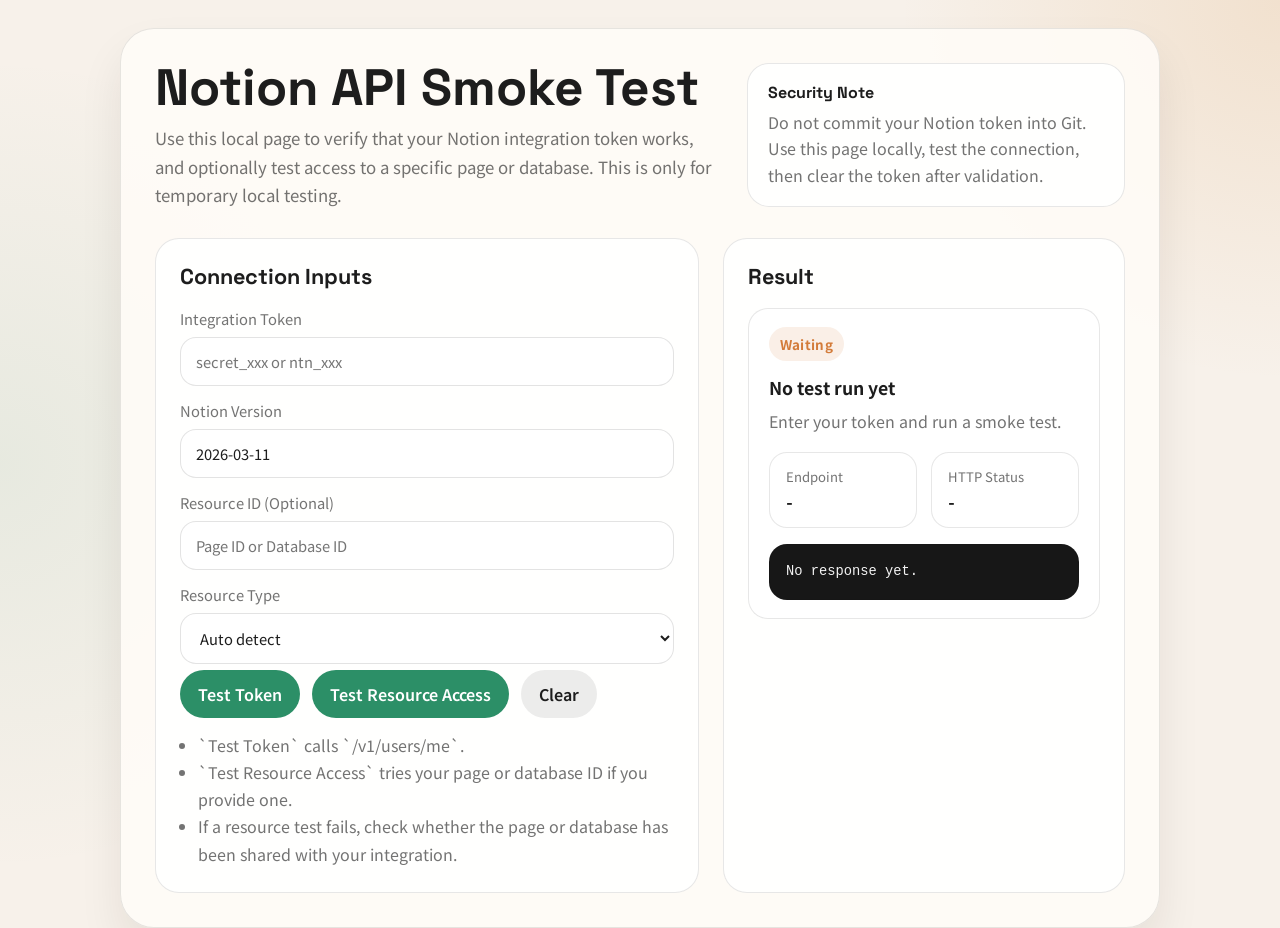
<file: notion-test.html>
<!DOCTYPE html>
<html lang="en">
  <head>
    <meta charset="UTF-8" />
    <meta name="viewport" content="width=device-width, initial-scale=1.0" />
    <title>Notion API Smoke Test</title>
    <link rel="preconnect" href="https://fonts.googleapis.com" />
    <link rel="preconnect" href="https://fonts.gstatic.com" crossorigin />
    <link
      href="https://fonts.googleapis.com/css2?family=Noto+Sans+SC:wght@400;500;700&family=Space+Grotesk:wght@500;700&display=swap"
      rel="stylesheet"
    />
    <style>
      :root {
        color-scheme: light;
        --bg: #f7f1ea;
        --panel: rgba(255, 255, 255, 0.9);
        --line: rgba(24, 24, 24, 0.1);
        --text: #1d1d1d;
        --muted: rgba(29, 29, 29, 0.62);
        --accent: #2c8f67;
        --accent-soft: rgba(44, 143, 103, 0.12);
        --warn: #d37b39;
        --danger: #cb564a;
        --shadow: 0 24px 44px rgba(42, 27, 12, 0.08);
      }

      * {
        box-sizing: border-box;
      }

      body {
        margin: 0;
        min-height: 100vh;
        font-family: "Noto Sans SC", sans-serif;
        color: var(--text);
        background:
          radial-gradient(circle at top right, rgba(216, 152, 82, 0.18), transparent 24%),
          radial-gradient(circle at left center, rgba(44, 143, 103, 0.08), transparent 30%),
          var(--bg);
      }

      .shell {
        width: min(1040px, calc(100vw - 40px));
        margin: 28px auto;
        padding: 34px;
        border: 1px solid var(--line);
        border-radius: 34px;
        background: rgba(255, 252, 248, 0.88);
        box-shadow: var(--shadow);
      }

      .hero {
        display: grid;
        grid-template-columns: minmax(0, 1.2fr) minmax(280px, 0.8fr);
        gap: 24px;
        align-items: start;
      }

      h1 {
        margin: 0 0 12px;
        font-family: "Space Grotesk", "Noto Sans SC", sans-serif;
        font-size: clamp(2rem, 4vw, 3.6rem);
        line-height: 0.96;
      }

      .subtitle {
        margin: 0;
        max-width: 760px;
        font-size: 1.05rem;
        line-height: 1.7;
        color: var(--muted);
      }

      .note-box {
        padding: 18px 20px;
        border: 1px solid var(--line);
        border-radius: 22px;
        background: var(--panel);
      }

      .note-box strong {
        display: block;
        margin-bottom: 6px;
        font-family: "Space Grotesk", "Noto Sans SC", sans-serif;
        font-size: 1rem;
      }

      .note-box p {
        margin: 0;
        line-height: 1.65;
        color: var(--muted);
      }

      .panel-grid {
        display: grid;
        grid-template-columns: minmax(0, 1.15fr) minmax(320px, 0.85fr);
        gap: 24px;
        margin-top: 28px;
      }

      .panel {
        padding: 24px;
        border: 1px solid var(--line);
        border-radius: 24px;
        background: var(--panel);
      }

      .panel h2 {
        margin: 0 0 18px;
        font-family: "Space Grotesk", "Noto Sans SC", sans-serif;
        font-size: 1.35rem;
      }

      .field-list {
        display: grid;
        gap: 14px;
      }

      label {
        display: grid;
        gap: 8px;
        font-size: 0.92rem;
        color: var(--muted);
      }

      input,
      select,
      textarea,
      button {
        font: inherit;
      }

      input,
      textarea,
      select {
        width: 100%;
        padding: 13px 15px;
        border: 1px solid rgba(24, 24, 24, 0.12);
        border-radius: 16px;
        background: rgba(255, 255, 255, 0.92);
        color: var(--text);
      }

      textarea {
        min-height: 120px;
        resize: vertical;
      }

      .button-row {
        display: flex;
        flex-wrap: wrap;
        gap: 12px;
        margin-top: 6px;
      }

      button {
        border: 0;
        border-radius: 999px;
        padding: 12px 18px;
        cursor: pointer;
        background: var(--accent);
        color: #fff;
        font-weight: 600;
      }

      button.secondary {
        background: rgba(24, 24, 24, 0.08);
        color: var(--text);
      }

      button:disabled {
        cursor: wait;
        opacity: 0.7;
      }

      .status-card {
        padding: 18px 20px;
        border-radius: 20px;
        border: 1px solid var(--line);
        background: rgba(255, 255, 255, 0.92);
      }

      .status-pill {
        display: inline-flex;
        align-items: center;
        gap: 8px;
        padding: 7px 11px;
        border-radius: 999px;
        font-size: 0.84rem;
        font-weight: 700;
        letter-spacing: 0.02em;
      }

      .status-pill.success {
        background: var(--accent-soft);
        color: var(--accent);
      }

      .status-pill.warn {
        background: rgba(211, 123, 57, 0.12);
        color: var(--warn);
      }

      .status-pill.error {
        background: rgba(203, 86, 74, 0.12);
        color: var(--danger);
      }

      .status-card h3 {
        margin: 14px 0 8px;
        font-size: 1.1rem;
      }

      .status-card p {
        margin: 0;
        line-height: 1.65;
        color: var(--muted);
      }

      .meta-grid {
        display: grid;
        grid-template-columns: repeat(2, minmax(0, 1fr));
        gap: 14px;
        margin-top: 18px;
      }

      .meta-block {
        padding: 14px 16px;
        border: 1px solid var(--line);
        border-radius: 18px;
        background: rgba(255, 255, 255, 0.85);
      }

      .meta-block span {
        display: block;
        font-size: 0.82rem;
        color: var(--muted);
      }

      .meta-block strong {
        display: block;
        margin-top: 6px;
        font-family: "Space Grotesk", "Noto Sans SC", sans-serif;
        font-size: 1rem;
      }

      pre {
        margin: 16px 0 0;
        padding: 16px;
        overflow: auto;
        border-radius: 18px;
        border: 1px solid rgba(24, 24, 24, 0.08);
        background: #171717;
        color: #f3f3f3;
        font-size: 0.86rem;
        line-height: 1.55;
      }

      .helper-list {
        margin: 14px 0 0;
        padding-left: 18px;
        color: var(--muted);
        line-height: 1.7;
      }

      @media (max-width: 900px) {
        .hero,
        .panel-grid {
          grid-template-columns: 1fr;
        }

        .shell {
          width: min(100vw - 20px, 1040px);
          padding: 22px;
          margin: 10px auto 20px;
        }

        .meta-grid {
          grid-template-columns: 1fr;
        }
      }
    </style>
  </head>
  <body>
    <main class="shell">
      <section class="hero">
        <div>
          <h1>Notion API Smoke Test</h1>
          <p class="subtitle">
            Use this local page to verify that your Notion integration token works, and optionally test access to a specific page or database. This is only for temporary local testing.
          </p>
        </div>
        <aside class="note-box">
          <strong>Security Note</strong>
          <p>
            Do not commit your Notion token into Git. Use this page locally, test the connection, then clear the token after validation.
          </p>
        </aside>
      </section>

      <section class="panel-grid">
        <section class="panel">
          <h2>Connection Inputs</h2>
          <div class="field-list">
            <label>
              Integration Token
              <input id="token-input" type="password" placeholder="secret_xxx or ntn_xxx" autocomplete="off" />
            </label>

            <label>
              Notion Version
              <input id="version-input" type="text" value="2026-03-11" />
            </label>

            <label>
              Resource ID (Optional)
              <input id="resource-id-input" type="text" placeholder="Page ID or Database ID" />
            </label>

            <label>
              Resource Type
              <select id="resource-type-select">
                <option value="auto">Auto detect</option>
                <option value="page">Page</option>
                <option value="database">Database</option>
              </select>
            </label>
          </div>

          <div class="button-row">
            <button id="test-token-button" type="button">Test Token</button>
            <button id="test-resource-button" type="button">Test Resource Access</button>
            <button id="clear-button" class="secondary" type="button">Clear</button>
          </div>

          <ul class="helper-list">
            <li>`Test Token` calls `/v1/users/me`.</li>
            <li>`Test Resource Access` tries your page or database ID if you provide one.</li>
            <li>If a resource test fails, check whether the page or database has been shared with your integration.</li>
          </ul>
        </section>

        <section class="panel">
          <h2>Result</h2>
          <article class="status-card">
            <span id="result-pill" class="status-pill warn">Waiting</span>
            <h3 id="result-title">No test run yet</h3>
            <p id="result-summary">Enter your token and run a smoke test.</p>

            <div class="meta-grid">
              <div class="meta-block">
                <span>Endpoint</span>
                <strong id="result-endpoint">-</strong>
              </div>
              <div class="meta-block">
                <span>HTTP Status</span>
                <strong id="result-status">-</strong>
              </div>
            </div>

            <pre id="result-json">No response yet.</pre>
          </article>
        </section>
      </section>
    </main>

    <script>
      const tokenInput = document.getElementById("token-input");
      const versionInput = document.getElementById("version-input");
      const resourceIdInput = document.getElementById("resource-id-input");
      const resourceTypeSelect = document.getElementById("resource-type-select");
      const resultPill = document.getElementById("result-pill");
      const resultTitle = document.getElementById("result-title");
      const resultSummary = document.getElementById("result-summary");
      const resultEndpoint = document.getElementById("result-endpoint");
      const resultStatus = document.getElementById("result-status");
      const resultJson = document.getElementById("result-json");
      const testTokenButton = document.getElementById("test-token-button");
      const testResourceButton = document.getElementById("test-resource-button");
      const clearButton = document.getElementById("clear-button");

      function setBusy(isBusy) {
        testTokenButton.disabled = isBusy;
        testResourceButton.disabled = isBusy;
      }

      function setResult({ tone, title, summary, endpoint, status, payload }) {
        resultPill.className = `status-pill ${tone}`;
        resultPill.textContent = tone === "success" ? "Success" : tone === "error" ? "Error" : "Notice";
        resultTitle.textContent = title;
        resultSummary.textContent = summary;
        resultEndpoint.textContent = endpoint || "-";
        resultStatus.textContent = status != null ? String(status) : "-";
        resultJson.textContent = typeof payload === "string" ? payload : JSON.stringify(payload, null, 2);
      }

      function getHeaders(token, version) {
        return {
          Authorization: `Bearer ${token}`,
          "Notion-Version": version,
          "Content-Type": "application/json",
        };
      }

      async function runRequest(endpoint, options) {
        const response = await fetch(`https://api.notion.com${endpoint}`, options);
        let payload;
        try {
          payload = await response.json();
        } catch {
          payload = await response.text();
        }
        return { response, payload };
      }

      async function testToken() {
        const token = tokenInput.value.trim();
        const version = versionInput.value.trim() || "2026-03-11";

        if (!token) {
          setResult({
            tone: "warn",
            title: "Token required",
            summary: "Enter your Notion integration token first.",
            endpoint: "/v1/users/me",
            status: "-",
            payload: "No token provided.",
          });
          return;
        }

        setBusy(true);
        try {
          const endpoint = "/v1/users/me";
          const { response, payload } = await runRequest(endpoint, {
            method: "GET",
            headers: getHeaders(token, version),
          });

          if (response.ok) {
            setResult({
              tone: "success",
              title: "Token is valid",
              summary: "Your integration token can successfully reach the Notion API.",
              endpoint,
              status: response.status,
              payload,
            });
          } else {
            setResult({
              tone: "error",
              title: "Token test failed",
              summary: payload?.message || "The token request was rejected.",
              endpoint,
              status: response.status,
              payload,
            });
          }
        } catch (error) {
          setResult({
            tone: "error",
            title: "Request failed",
            summary: "The browser could not complete the request. This may be a network or CORS limitation.",
            endpoint: "/v1/users/me",
            status: "-",
            payload: { error: String(error) },
          });
        } finally {
          setBusy(false);
        }
      }

      async function testResource() {
        const token = tokenInput.value.trim();
        const version = versionInput.value.trim() || "2026-03-11";
        const resourceId = resourceIdInput.value.trim().replace(/-/g, "");
        const resourceType = resourceTypeSelect.value;

        if (!token) {
          setResult({
            tone: "warn",
            title: "Token required",
            summary: "Enter your Notion integration token first.",
            endpoint: "-",
            status: "-",
            payload: "No token provided.",
          });
          return;
        }

        if (!resourceId) {
          setResult({
            tone: "warn",
            title: "Resource ID required",
            summary: "Enter a page or database ID to test access.",
            endpoint: "-",
            status: "-",
            payload: "No resource ID provided.",
          });
          return;
        }

        const normalizedId =
          resourceId.length === 32
            ? `${resourceId.slice(0, 8)}-${resourceId.slice(8, 12)}-${resourceId.slice(12, 16)}-${resourceId.slice(16, 20)}-${resourceId.slice(20)}`
            : resourceId;

        const attempts =
          resourceType === "page"
            ? [`/v1/pages/${normalizedId}`]
            : resourceType === "database"
              ? [`/v1/databases/${normalizedId}`]
              : [`/v1/pages/${normalizedId}`, `/v1/databases/${normalizedId}`];

        setBusy(true);
        try {
          for (const endpoint of attempts) {
            const { response, payload } = await runRequest(endpoint, {
              method: "GET",
              headers: getHeaders(token, version),
            });

            if (response.ok) {
              setResult({
                tone: "success",
                title: "Resource access confirmed",
                summary: "The integration can access the selected Notion resource.",
                endpoint,
                status: response.status,
                payload,
              });
              return;
            }

            if (response.status !== 404 && response.status !== 400) {
              setResult({
                tone: "error",
                title: "Resource access failed",
                summary: payload?.message || "The resource test was rejected.",
                endpoint,
                status: response.status,
                payload,
              });
              return;
            }
          }

          setResult({
            tone: "error",
            title: "Resource not accessible",
            summary: "The ID could not be read as a page or database. Check the ID format and whether it has been shared with the integration.",
            endpoint: attempts.join(" -> "),
            status: "404/400",
            payload: {
              resourceId: normalizedId,
              hint: "Share the target page or database with your integration in Notion.",
            },
          });
        } catch (error) {
          setResult({
            tone: "error",
            title: "Request failed",
            summary: "The browser could not complete the request. This may be a network or CORS limitation.",
            endpoint: attempts.join(" -> "),
            status: "-",
            payload: { error: String(error) },
          });
        } finally {
          setBusy(false);
        }
      }

      testTokenButton.addEventListener("click", testToken);
      testResourceButton.addEventListener("click", testResource);
      clearButton.addEventListener("click", () => {
        tokenInput.value = "";
        resourceIdInput.value = "";
        resourceTypeSelect.value = "auto";
        setResult({
          tone: "warn",
          title: "No test run yet",
          summary: "Enter your token and run a smoke test.",
          endpoint: "-",
          status: "-",
          payload: "No response yet.",
        });
      });
    </script>
  </body>
</html>
</file>
<file: styles.css>
﻿:root {
  --bg: #f3efe7;
  --surface: rgba(255, 255, 255, 0.72);
  --surface-strong: rgba(255, 255, 255, 0.92);
  --ink: #111111;
  --muted: #5f5a52;
  --line: rgba(17, 17, 17, 0.08);
  --accent: #c96a3d;
  --accent-soft: rgba(201, 106, 61, 0.14);
  --success: #1f7a55;
  --warn: #c38724;
  --danger: #a64036;
  --shadow: 0 28px 60px rgba(30, 22, 16, 0.08);
  --page-width: min(1280px, calc(100vw - 48px));
}

* {
  box-sizing: border-box;
}

html {
  scroll-behavior: smooth;
}

body {
  margin: 0;
  font-family: "Noto Sans SC", "Segoe UI", sans-serif;
  color: var(--ink);
  background:
    radial-gradient(circle at top left, rgba(201, 106, 61, 0.24), transparent 28%),
    radial-gradient(circle at 85% 15%, rgba(17, 17, 17, 0.12), transparent 20%),
    linear-gradient(180deg, #f8f4ed 0%, var(--bg) 100%);
}

body::before {
  content: "";
  position: fixed;
  inset: 0;
  background-image: linear-gradient(rgba(17, 17, 17, 0.02) 1px, transparent 1px),
    linear-gradient(90deg, rgba(17, 17, 17, 0.02) 1px, transparent 1px);
  background-size: 36px 36px;
  pointer-events: none;
  mask-image: linear-gradient(180deg, rgba(0, 0, 0, 0.8), transparent 88%);
}

.page-shell {
  width: var(--page-width);
  margin: 0 auto;
  padding: 24px 0 48px;
}

.slide {
  width: 100%;
  position: relative;
}

.hero,
.section {
  backdrop-filter: blur(18px);
  border: 1px solid var(--line);
  box-shadow: var(--shadow);
}

.executive-slide {
  padding: 34px 36px 32px;
  background:
    linear-gradient(180deg, rgba(255, 255, 255, 0.88), rgba(247, 243, 236, 0.92)),
    rgba(255, 255, 255, 0.8);
}

.executive-head {
  display: flex;
  justify-content: space-between;
  gap: 24px;
  align-items: start;
}

.executive-slide-alt {
  background:
    radial-gradient(circle at top right, rgba(44, 143, 103, 0.12), transparent 26%),
    linear-gradient(180deg, rgba(255, 255, 255, 0.92), rgba(246, 244, 239, 0.96));
}

.executive-head-alt {
  align-items: end;
}

.executive-title-wrap {
  width: 100%;
  max-width: none;
}

.executive-chip {
  display: inline-flex;
  align-items: center;
  gap: 8px;
  padding: 7px 12px;
  border-radius: 999px;
  background: rgba(35, 61, 91, 0.08);
  color: #233d5b;
  font-size: 0.82rem;
  letter-spacing: 0.04em;
  text-transform: uppercase;
}

.executive-side-stat {
  min-width: 260px;
  padding: 18px 20px;
  border-radius: 18px;
  background: rgba(255, 255, 255, 0.72);
  border: 1px solid rgba(35, 61, 91, 0.1);
}

.executive-side-stat strong {
  display: block;
  margin-top: 10px;
  color: #24587a;
  font-family: "Space Grotesk", "Noto Sans SC", sans-serif;
  font-size: 1.35rem;
}

.executive-side-stat p {
  margin: 10px 0 0;
  color: rgba(17, 17, 17, 0.72);
  line-height: 1.6;
}

.executive-kicker {
  margin: 0 0 10px;
  color: #5e748d;
  font-size: 0.9rem;
  letter-spacing: 0.08em;
  text-transform: uppercase;
}

.executive-title {
  margin: 0;
  max-width: none;
  font-size: clamp(2.2rem, 4vw, 3.3rem);
  line-height: 1.05;
  color: #233d5b;
}

.executive-subtitle {
  margin: 12px 0 0;
  max-width: none;
  color: rgba(35, 61, 91, 0.78);
  line-height: 1.7;
  font-size: 1rem;
}

.executive-metric-row {
  display: grid;
  grid-template-columns: repeat(3, minmax(0, 1fr));
  gap: 16px;
  margin-top: 24px;
}

.executive-metric-row-alt {
  margin-top: 28px;
}

.executive-metric {
  padding: 18px 18px 16px;
  border-radius: 18px;
  border-left: 8px solid transparent;
  background: rgba(255, 255, 255, 0.72);
  box-shadow: inset 0 0 0 1px rgba(17, 17, 17, 0.04);
}

.executive-metric-blue {
  border-left-color: #326bb2;
  background: rgba(222, 234, 248, 0.82);
}

.executive-metric-green {
  border-left-color: #2c8f67;
  background: rgba(220, 241, 232, 0.78);
}

.executive-metric-teal {
  border-left-color: #27878a;
  background: rgba(220, 241, 241, 0.78);
}

.executive-label {
  display: inline-flex;
  align-items: center;
  gap: 8px;
  color: rgba(35, 61, 91, 0.72);
  font-size: 0.8rem;
  letter-spacing: 0.04em;
  text-transform: uppercase;
}

.mini-icon {
  position: relative;
  display: inline-flex;
  width: 16px;
  height: 16px;
  border-radius: 50%;
  flex: 0 0 16px;
}

.mini-icon::after {
  content: "";
  position: absolute;
  inset: 4px;
  border-radius: 50%;
  background: currentColor;
  opacity: 0.92;
}

.mini-icon-chip {
  background: rgba(35, 61, 91, 0.12);
  color: #233d5b;
}

.mini-icon-savings {
  background: rgba(50, 107, 178, 0.16);
  color: #326bb2;
}

.mini-icon-roi {
  background: rgba(44, 143, 103, 0.16);
  color: #2c8f67;
}

.mini-icon-tech {
  background: rgba(39, 135, 138, 0.16);
  color: #27878a;
}

.mini-icon-blue,
.mini-icon-teal,
.mini-icon-green,
.mini-icon-orange {
  width: 14px;
  height: 14px;
  margin-right: 6px;
  vertical-align: middle;
}

.mini-icon-blue {
  background: rgba(50, 107, 178, 0.16);
  color: #326bb2;
}

.mini-icon-teal {
  background: rgba(39, 135, 138, 0.16);
  color: #27878a;
}

.mini-icon-green {
  background: rgba(44, 143, 103, 0.16);
  color: #2c8f67;
}

.mini-icon-orange {
  background: rgba(221, 132, 0, 0.16);
  color: #dd8400;
}

.executive-metric strong {
  display: block;
  margin-top: 10px;
  color: #24587a;
  font-family: "Space Grotesk", "Noto Sans SC", sans-serif;
  font-size: 1.25rem;
}

.executive-metric p {
  margin: 10px 0 0;
  line-height: 1.65;
  color: rgba(17, 17, 17, 0.78);
}

.executive-grid {
  display: grid;
  grid-template-columns: repeat(3, minmax(0, 1fr));
  gap: 16px;
  margin-top: 24px;
}

.rollout-panel {
  margin-top: 24px;
  padding: 16px 18px 18px;
  border-radius: 18px;
  background: rgba(247, 250, 253, 0.82);
  border: 1px solid rgba(35, 61, 91, 0.14);
}

.rollout-head {
  padding-bottom: 8px;
  border-bottom: 1px solid rgba(35, 61, 91, 0.16);
}

.rollout-head h2 {
  margin: 0;
  font-size: 1.1rem;
  color: #233d5b;
}

.rollout-grid {
  display: grid;
  grid-template-columns: repeat(2, minmax(0, 1fr));
  gap: 18px;
  margin-top: 16px;
}

.rollout-card {
  padding: 14px 14px 16px;
  border-radius: 14px;
  background: rgba(255, 255, 255, 0.88);
  border: 1px solid rgba(35, 61, 91, 0.12);
  border-left: 6px solid transparent;
}

.rollout-card-blue {
  border-left-color: #326bb2;
}

.rollout-card-teal {
  border-left-color: #27878a;
}

.rollout-card-green {
  border-left-color: #2c8f67;
}

.rollout-card-orange {
  border-left-color: #dd8400;
}

.rollout-card h3 {
  margin: 0;
  font-family: "Space Grotesk", "Noto Sans SC", sans-serif;
  font-size: 1.08rem;
  display: flex;
  align-items: center;
}

.rollout-card-blue h3 {
  color: #326bb2;
}

.rollout-card-teal h3 {
  color: #27878a;
}

.rollout-card-green h3 {
  color: #2c8f67;
}

.rollout-card-orange h3 {
  color: #dd8400;
}

.rollout-meta {
  margin: 8px 0 0;
  font-weight: 700;
  color: rgba(17, 17, 17, 0.82);
  line-height: 1.55;
}

.rollout-body {
  display: grid;
  grid-template-columns: 56px 1fr;
  gap: 10px;
  margin-top: 8px;
  align-items: start;
}

.rollout-body span {
  color: rgba(17, 17, 17, 0.68);
  font-weight: 700;
}

.rollout-body p {
  margin: 0;
  line-height: 1.5;
  color: rgba(17, 17, 17, 0.82);
}

.executive-panel {
  padding: 18px 18px 16px;
  border-radius: 18px;
  background: rgba(255, 255, 255, 0.76);
  border: 1px solid rgba(35, 61, 91, 0.12);
}

.executive-panel h2 {
  margin: 0;
  font-size: 1.05rem;
  color: #233d5b;
}

.executive-list {
  margin-top: 12px;
  padding-top: 12px;
  border-top: 1px solid rgba(35, 61, 91, 0.14);
  display: grid;
  gap: 10px;
}

.executive-list p {
  margin: 0;
  line-height: 1.55;
  color: rgba(17, 17, 17, 0.8);
}

.executive-strip {
  display: grid;
  grid-template-columns: repeat(4, minmax(0, 1fr));
  gap: 12px;
  margin-top: 22px;
}

.executive-note {
  padding: 14px 14px 12px;
  border-radius: 16px;
  background: rgba(245, 247, 250, 0.94);
  border: 1px solid rgba(35, 61, 91, 0.1);
}

.executive-note strong {
  display: block;
  color: #326bb2;
  font-size: 1rem;
}

.executive-note p {
  margin: 8px 0 0;
  line-height: 1.55;
  color: rgba(17, 17, 17, 0.76);
}

.hero {
  padding: 54px;
  display: grid;
  grid-template-columns: minmax(0, 1.12fr) minmax(380px, 0.88fr);
  gap: 20px;
  align-items: stretch;
  border-radius: 36px;
  background:
    linear-gradient(135deg, rgba(255, 255, 255, 0.84), rgba(255, 248, 240, 0.64)),
    linear-gradient(120deg, rgba(201, 106, 61, 0.07), transparent 60%);
  overflow: hidden;
  position: relative;
}

.hero::after {
  content: "";
  position: absolute;
  width: 340px;
  height: 340px;
  right: -110px;
  top: -90px;
  border-radius: 50%;
  background: radial-gradient(circle, rgba(201, 106, 61, 0.2), transparent 66%);
}

.meta-label,
.section-head p,
.metric-label,
.timeline-date,
.task-owner,
.risk-tag {
  color: var(--muted);
}

h1,
h2,
.metric-value,
#overall-progress,
#health-score {
  font-family: "Space Grotesk", "Noto Sans SC", sans-serif;
  letter-spacing: -0.03em;
}

h1 {
  font-size: clamp(2.8rem, 5.4vw, 4.9rem);
  line-height: 0.98;
  margin: 0;
  max-width: 11ch;
}

.hero-summary {
  font-size: 1.02rem;
  line-height: 1.8;
  max-width: 64ch;
  margin: 22px 0 0;
  color: rgba(17, 17, 17, 0.78);
}

.hero-meta {
  display: grid;
  grid-template-columns: repeat(3, minmax(0, 1fr));
  gap: 14px;
  margin-top: 28px;
}

.hero-meta > div {
  padding: 16px 16px 18px;
  border-radius: 18px;
  background: rgba(255, 255, 255, 0.5);
  border: 1px solid rgba(17, 17, 17, 0.05);
  min-height: 110px;
  display: flex;
  flex-direction: column;
  justify-content: space-between;
}

.hero-meta strong {
  display: block;
  margin-top: 8px;
  font-size: 1.05rem;
}

.hero-copy {
  display: flex;
  flex-direction: column;
  justify-content: space-between;
  padding-right: 18px;
}

.hero-progress {
  display: flex;
  align-items: stretch;
  justify-content: flex-end;
  width: 100%;
}

.progress-orbit,
.metric-card,
.phase-item,
.timeline-item,
.task-item,
.risk-item,
.action-item {
  background: var(--surface);
  border: 1px solid rgba(17, 17, 17, 0.06);
}

.progress-orbit {
  width: 320px;
  height: 320px;
  position: relative;
  display: grid;
  place-items: center;
  border-radius: 50%;
  flex-shrink: 0;
}

.orbit-ring {
  position: absolute;
  inset: 16px;
  border-radius: 50%;
  border: 1px solid rgba(17, 17, 17, 0.1);
}

.orbit-ring::after {
  content: "";
  position: absolute;
  inset: 8px;
  border-radius: 50%;
  border-top: 3px solid var(--success);
  border-right: 3px solid transparent;
  animation: spin 10s linear infinite;
}

.orbit-core {
  width: 64%;
  height: 64%;
  border-radius: 50%;
  display: grid;
  place-items: center;
  text-align: center;
  background: var(--surface-strong);
  box-shadow: inset 0 0 0 1px rgba(17, 17, 17, 0.04);
}

#overall-progress {
  font-size: 3.6rem;
}

.hero-orbit-panel {
  background: rgba(255, 255, 255, 0.58);
  border: 1px solid rgba(17, 17, 17, 0.06);
  border-radius: 24px;
}

.hero-orbit-panel {
  display: grid;
  place-items: center;
  padding: 28px;
  min-height: 480px;
  width: min(100%, 540px);
  margin-left: auto;
}

.dashboard {
  display: grid;
  gap: 28px;
  margin-top: 24px;
}

.section {
  border-radius: 30px;
  padding: 34px 36px;
  background: rgba(255, 255, 255, 0.7);
  overflow: hidden;
}

.toolbar {
  display: flex;
  justify-content: space-between;
  gap: 18px;
  align-items: end;
  margin-bottom: 24px;
  flex-wrap: wrap;
}

.toolbar-group {
  display: grid;
  gap: 10px;
}

.toolbar-actions {
  margin-left: auto;
}

.toolbar-label {
  font-size: 0.9rem;
  color: var(--muted);
}

.chip-group {
  display: flex;
  gap: 10px;
  flex-wrap: wrap;
}

.chip-button,
.toolbar-select {
  border: 1px solid rgba(17, 17, 17, 0.08);
  background: rgba(255, 255, 255, 0.8);
  color: var(--ink);
  font: inherit;
}

.chip-button {
  padding: 10px 14px;
  border-radius: 999px;
  cursor: pointer;
  transition: background 200ms ease, color 200ms ease, transform 200ms ease;
  text-decoration: none;
}

.chip-button.is-active,
.chip-button:hover {
  background: var(--ink);
  color: white;
  transform: translateY(-1px);
}

.chip-button-accent {
  background: rgba(201, 106, 61, 0.14);
  border-color: rgba(201, 106, 61, 0.22);
  color: var(--accent);
}

.chip-button-accent:hover {
  background: rgba(201, 106, 61, 0.2);
  color: #9a4a23;
}

.toolbar-select {
  min-width: 180px;
  border-radius: 14px;
  padding: 10px 14px;
}

.action-filter-group {
  align-items: center;
}

.status-banner {
  margin-bottom: 26px;
  padding: 14px 16px;
  border-radius: 18px;
  background: rgba(201, 106, 61, 0.1);
  border: 1px solid rgba(201, 106, 61, 0.12);
  color: rgba(17, 17, 17, 0.78);
  line-height: 1.7;
}

.status-banner.is-success {
  background: rgba(31, 122, 85, 0.1);
  border-color: rgba(31, 122, 85, 0.16);
}

.section-head {
  display: flex;
  justify-content: space-between;
  gap: 20px;
  align-items: end;
  margin-bottom: 26px;
}

.section-head h2 {
  margin: 0;
  font-size: clamp(1.5rem, 3vw, 2.2rem);
}

.section-head p {
  margin: 0;
  max-width: 28rem;
  line-height: 1.7;
}

.process-map-head {
  align-items: start;
}

.process-legend {
  display: flex;
  flex-wrap: wrap;
  gap: 12px 20px;
  margin-top: 10px;
  color: rgba(47, 47, 47, 0.76);
  font-size: 0.92rem;
}

.process-legend-item {
  display: inline-flex;
  align-items: center;
  gap: 8px;
}

.process-legend-swatch {
  width: 12px;
  height: 12px;
  border-radius: 999px;
  flex: 0 0 auto;
}

.process-legend-swatch.is-gray {
  background: rgba(90, 90, 90, 0.84);
}

.process-legend-swatch.is-green {
  background: #1f7a55;
}

.process-toolbar {
  justify-content: end;
  margin-bottom: 0;
}

.toolbar-note {
  display: block;
  margin-top: 6px;
  color: rgba(47, 47, 47, 0.62);
  font-size: 0.84rem;
  line-height: 1.3;
}

.process-map-shell {
  overflow: hidden;
  padding-bottom: 0;
}

.process-map {
  min-width: 0;
  width: 100%;
  padding: 4px 0 8px;
}

.process-label-row,
.process-band-row,
.process-bar-row {
  display: grid;
}

.process-label-row {
  align-items: start;
  min-height: 142px;
  padding-bottom: 0;
}

.process-label-slot {
  display: flex;
  align-items: flex-start;
  justify-content: center;
  position: relative;
  height: 100%;
}

.process-label {
  position: absolute;
  top: calc(100% - 2px);
  left: calc(50% - 5px);
  transform: rotate(-90deg);
  transform-origin: left top;
  color: rgba(17, 17, 17, 0.68);
  font-size: 0.72rem;
  letter-spacing: 0.01em;
  line-height: 1.1;
  white-space: nowrap;
}

.process-band-row {
  margin-top: 0;
}

.process-band {
  display: flex;
  align-items: center;
  justify-content: center;
  min-height: 34px;
  padding: 6px 6px;
  border: 1px solid rgba(17, 17, 17, 0.08);
  color: rgba(17, 17, 17, 0.78);
  font-weight: 700;
  font-size: 0.88rem;
  text-align: center;
}

.process-band[data-tone="accent"] {
  background: rgba(88, 187, 204, 0.9);
}

.process-band[data-tone="soft"] {
  background: rgba(214, 231, 237, 0.95);
}

.process-bar-row {
  align-items: start;
  min-height: 248px;
  padding-top: 4px;
}

.process-bar-col {
  display: grid;
  justify-items: center;
  align-content: start;
}

.process-bar {
  width: 100%;
  max-width: 22px;
  background: rgba(90, 90, 90, 0.84);
  border-left: 1px solid rgba(255, 255, 255, 0.45);
  border-right: 1px solid rgba(255, 255, 255, 0.45);
}

.process-bar.is-linked {
  background: #1f7a55;
  cursor: pointer;
  box-shadow: 0 6px 16px rgba(31, 122, 85, 0.18);
}

.process-bar.is-linked:hover,
.process-bar.is-linked:focus-visible {
  background: #16613f;
  outline: none;
}

.process-value {
  margin-top: 8px;
  font-family: "Space Grotesk", "Noto Sans SC", sans-serif;
  font-size: 0.66rem;
  color: rgba(17, 17, 17, 0.62);
}

.metric-grid {
  display: grid;
  grid-template-columns: repeat(4, minmax(0, 1fr));
  gap: 16px;
}

.metric-card {
  padding: 24px;
  border-radius: 24px;
  display: grid;
  gap: 10px;
  transform: translateY(18px);
  opacity: 0;
  animation: rise 0.8s ease forwards;
}

.metric-card:nth-child(2) {
  animation-delay: 0.08s;
}

.metric-card:nth-child(3) {
  animation-delay: 0.16s;
}

.metric-card:nth-child(4) {
  animation-delay: 0.24s;
}

.metric-value {
  font-size: 2.2rem;
}

.metric-delta {
  display: inline-flex;
  width: fit-content;
  padding: 6px 10px;
  border-radius: 999px;
  font-size: 0.9rem;
  background: rgba(17, 17, 17, 0.05);
}

.metric-delta.is-good {
  color: var(--success);
  background: rgba(31, 122, 85, 0.12);
}

.metric-delta.is-warn {
  color: var(--warn);
  background: rgba(195, 135, 36, 0.16);
}

.split-section {
  display: grid;
  grid-template-columns: repeat(2, minmax(0, 1fr));
  gap: 28px;
}

.business-slide {
  display: grid;
  grid-template-columns: minmax(0, 1.68fr) minmax(220px, 0.38fr);
  gap: 18px;
  align-items: stretch;
}

.business-slide .section-head {
  display: grid;
  justify-content: start;
  align-items: start;
  gap: 10px;
  margin-bottom: 20px;
}

.business-slide .section-head p {
  max-width: none;
}

.business-slide .title-line {
  white-space: nowrap;
}

.business-table-shell {
  background: rgba(255, 255, 255, 0.62);
  border: 1px solid rgba(17, 17, 17, 0.06);
  border-radius: 22px;
  padding: 14px;
  overflow: hidden;
}

.business-table {
  width: 100%;
  border-collapse: collapse;
  table-layout: fixed;
  font-size: 0.9rem;
}

.business-table th,
.business-table td {
  padding: 9px 10px;
  height: 48px;
  border-bottom: 1px solid rgba(17, 17, 17, 0.08);
  border-right: 1px solid rgba(17, 17, 17, 0.06);
  vertical-align: middle;
}

.business-table th:last-child,
.business-table td:last-child {
  border-right: 0;
}

.business-table thead th {
  font-family: "Space Grotesk", "Noto Sans SC", sans-serif;
  font-size: 0.84rem;
  text-transform: uppercase;
  letter-spacing: 0.04em;
  color: rgba(17, 17, 17, 0.68);
  background: rgba(17, 17, 17, 0.05);
}

.service-header-button {
  appearance: none;
  border: 0;
  background: transparent;
  padding: 0;
  font: inherit;
  color: inherit;
  text-transform: inherit;
  letter-spacing: inherit;
  cursor: pointer;
}

.service-header-button:hover {
  color: var(--accent);
}

.business-table tbody tr:last-child td {
  border-bottom: 0;
}

.business-table td:first-child,
.business-table th:first-child {
  width: 30%;
  text-align: left;
}

.business-table td:not(:first-child),
.business-table th:not(:first-child) {
  text-align: right;
}

.business-table tbody tr.total-row td {
  font-weight: 700;
  background: rgba(17, 17, 17, 0.04);
}

.business-link {
  display: inline-flex;
  align-items: center;
  justify-content: flex-end;
  color: var(--accent);
  text-decoration: none;
  font-weight: 700;
}

.business-link:hover {
  text-decoration: underline;
}

.step-cell {
  display: flex;
  align-items: center;
  justify-content: space-between;
  gap: 12px;
}

.step-action-link {
  display: inline-flex;
  align-items: center;
  justify-content: center;
  min-width: 30px;
  height: 30px;
  padding: 0 10px;
  border-radius: 999px;
  background: rgba(201, 106, 61, 0.12);
  color: var(--accent);
  font-weight: 700;
  text-decoration: none;
}

.step-action-link:hover {
  background: rgba(201, 106, 61, 0.2);
}

.business-aside {
  display: grid;
  gap: 14px;
  grid-template-rows: auto auto 1fr;
  align-content: stretch;
  margin-top: 92px;
  min-height: calc(100% - 92px);
}

.chart-card,
.overview-panel {
  background: var(--surface);
  border: 1px solid rgba(17, 17, 17, 0.06);
  border-radius: 24px;
}

.chart-card {
  padding: 18px;
  min-height: 320px;
}

#trend-chart {
  width: 100%;
  height: 280px;
  display: block;
}

.overview-stack {
  display: grid;
  gap: 14px;
}

.overview-panel {
  padding: 20px 22px;
}

.overview-panel strong {
  display: block;
  margin-top: 10px;
  font-family: "Space Grotesk", "Noto Sans SC", sans-serif;
  font-size: 1.35rem;
}

.overview-panel p {
  margin: 10px 0 0;
  color: rgba(17, 17, 17, 0.72);
  line-height: 1.7;
}

.phase-list,
.timeline,
.task-board,
.risk-list,
.action-list {
  display: grid;
  gap: 14px;
}

.phase-item,
.timeline-item,
.task-item,
.risk-item,
.action-item {
  border-radius: 22px;
  padding: 18px 20px;
}

.phase-item header,
.timeline-item header,
.task-item header,
.risk-item header,
.action-item header {
  display: flex;
  justify-content: space-between;
  gap: 16px;
  align-items: baseline;
}

.phase-item h3,
.timeline-item h3,
.task-item h3,
.risk-item h3,
.action-item h3 {
  margin: 0;
  font-size: 1.02rem;
}

.phase-bar {
  margin-top: 14px;
  height: 10px;
  border-radius: 999px;
  overflow: hidden;
  background: rgba(17, 17, 17, 0.07);
}

.phase-fill {
  height: 100%;
  border-radius: inherit;
  background: linear-gradient(90deg, var(--accent), #e9a25e);
  transform-origin: left center;
  animation: fillBar 1s cubic-bezier(0.25, 1, 0.5, 1);
}

.phase-note,
.timeline-item p,
.task-item p,
.risk-item p,
.action-item p {
  margin: 12px 0 0;
  color: rgba(17, 17, 17, 0.72);
  line-height: 1.7;
}

.timeline-item {
  position: relative;
  padding-left: 26px;
}

.timeline-item::before {
  content: "";
  position: absolute;
  left: 0;
  top: 22px;
  width: 10px;
  height: 10px;
  border-radius: 50%;
  background: var(--accent);
}

.timeline-item::after {
  content: "";
  position: absolute;
  left: 4px;
  top: 38px;
  bottom: -14px;
  width: 1px;
  background: rgba(17, 17, 17, 0.12);
}

.timeline-item:last-child::after {
  display: none;
}

.timeline-date {
  font-size: 0.9rem;
}

.task-item,
.risk-item,
.action-item {
  transition: transform 220ms ease, background 220ms ease;
}

.task-item:hover,
.risk-item:hover,
.action-item:hover {
  transform: translateX(4px);
  background: var(--surface-strong);
}

.status-pill {
  display: inline-flex;
  align-items: center;
  gap: 6px;
  padding: 6px 10px;
  border-radius: 999px;
  font-size: 0.85rem;
  background: rgba(17, 17, 17, 0.06);
}

.status-pill[data-tone="good"] {
  color: var(--success);
  background: rgba(31, 122, 85, 0.12);
}

.status-pill[data-tone="warn"] {
  color: var(--warn);
  background: rgba(195, 135, 36, 0.16);
}

.status-pill[data-tone="danger"] {
  color: var(--danger);
  background: rgba(166, 64, 54, 0.14);
}

.detail-fte {
  display: inline-flex;
  align-items: center;
  justify-content: center;
  min-width: 84px;
  padding: 8px 12px;
  border-radius: 999px;
  background: rgba(201, 106, 61, 0.12);
  color: var(--accent);
  font-family: "Space Grotesk", "Noto Sans SC", sans-serif;
  font-size: 0.95rem;
  font-weight: 700;
  text-align: center;
}

.detail-grid {
  display: grid;
  grid-template-columns: repeat(2, minmax(0, 1fr));
  gap: 16px;
}

.action-card-grid {
  display: grid;
  grid-template-columns: repeat(2, minmax(0, 1fr));
  gap: 18px;
}

.action-summary-metric {
  padding: 22px 22px 20px;
  border-radius: 26px;
  background: rgba(255, 255, 255, 0.9);
  border: 1px solid rgba(17, 17, 17, 0.06);
  box-shadow: 0 16px 30px rgba(30, 22, 16, 0.05);
}

.business-aside .action-summary-metric:last-child {
  height: 100%;
}

.system-summary-grid {
  display: grid;
  grid-template-columns: repeat(3, minmax(0, 1fr));
  gap: 18px;
}

.system-card,
.third-party-total-card,
.third-party-card {
  border-radius: 22px;
  border: 1px solid var(--line);
  background: rgba(255, 255, 255, 0.86);
  box-shadow: 0 18px 34px rgba(30, 22, 16, 0.06);
}

.system-card {
  padding: 22px;
}

.system-card-head,
.third-party-card-head {
  display: flex;
  align-items: start;
  justify-content: space-between;
  gap: 16px;
}

.system-card-head h3,
.third-party-card-head h3 {
  margin: 0;
  font-size: 1.2rem;
}

.system-metric-row {
  display: grid;
  grid-template-columns: repeat(2, minmax(0, 1fr));
  gap: 18px;
  margin-top: 18px;
}

.system-metric-row strong,
.third-party-total-grid strong,
.third-party-card-grid-inner strong {
  display: block;
  margin-top: 6px;
  font-family: "Space Grotesk", "Noto Sans SC", sans-serif;
  font-size: 1.15rem;
  color: #1f1f1f;
}

.system-bar-track {
  height: 10px;
  margin-top: 20px;
  border-radius: 999px;
  background: rgba(17, 17, 17, 0.08);
  overflow: hidden;
}

.system-bar-fill {
  height: 100%;
  border-radius: inherit;
  background: linear-gradient(90deg, #2c8f67 0%, #59b58d 100%);
}

.third-party-overview {
  margin-bottom: 18px;
}

.third-party-total-card {
  padding: 22px 24px;
}

.third-party-total-grid {
  display: grid;
  grid-template-columns: repeat(5, minmax(0, 1fr));
  gap: 18px 22px;
  margin-top: 16px;
}

.third-party-card-grid {
  display: grid;
  grid-template-columns: repeat(3, minmax(0, 1fr));
  gap: 18px;
}

.third-party-card {
  padding: 22px;
}

.third-party-card-grid-inner {
  display: grid;
  grid-template-columns: repeat(2, minmax(0, 1fr));
  gap: 16px 18px;
  margin-top: 18px;
}

.action-summary-metric strong {
  display: block;
  margin-top: 8px;
  font-family: "Space Grotesk", "Noto Sans SC", sans-serif;
  font-size: 2rem;
  line-height: 1.05;
}

.action-summary-metric p {
  margin: 8px 0 0;
  color: rgba(17, 17, 17, 0.62);
}

.fcst-list {
  display: grid;
  gap: 10px;
  margin-top: 18px;
  padding-top: 14px;
  border-top: 1px solid rgba(17, 17, 17, 0.06);
}

.fcst-row {
  display: flex;
  align-items: center;
  justify-content: space-between;
  gap: 12px;
  color: rgba(17, 17, 17, 0.78);
}

.fcst-row strong {
  margin-top: 0;
  font-size: 1rem;
  line-height: 1.2;
}

.action-summary-card {
  position: relative;
  padding: 24px 24px 22px;
  border-radius: 28px;
  background:
    linear-gradient(180deg, rgba(255, 255, 255, 0.88), rgba(255, 250, 245, 0.7)),
    rgba(255, 255, 255, 0.82);
  border: 1px solid rgba(17, 17, 17, 0.06);
  box-shadow: 0 18px 34px rgba(30, 22, 16, 0.06);
  overflow: hidden;
  transition: transform 220ms ease, box-shadow 220ms ease, border-color 220ms ease;
}

.action-summary-card::before {
  content: "";
  position: absolute;
  inset: 0 auto auto 0;
  width: 100%;
  height: 4px;
  background: linear-gradient(90deg, rgba(17, 17, 17, 0.08), var(--accent), rgba(233, 162, 94, 0.7));
}

.action-summary-card::after {
  content: "";
  position: absolute;
  width: 160px;
  height: 160px;
  right: -52px;
  top: -72px;
  border-radius: 50%;
  background: radial-gradient(circle, rgba(201, 106, 61, 0.12), transparent 68%);
  pointer-events: none;
}

.action-summary-card:hover {
  transform: translateY(-4px);
  box-shadow: 0 24px 42px rgba(30, 22, 16, 0.1);
  border-color: rgba(201, 106, 61, 0.18);
}

.action-summary-card[data-tone="good"]::before {
  background: linear-gradient(90deg, rgba(17, 17, 17, 0.08), #1f7a55, rgba(31, 122, 85, 0.55));
}

.action-summary-card[data-tone="warn"]::before {
  background: linear-gradient(90deg, rgba(17, 17, 17, 0.08), #c38724, rgba(195, 135, 36, 0.58));
}

.action-summary-card[data-tone="danger"]::before {
  background: linear-gradient(90deg, rgba(17, 17, 17, 0.08), #a64036, rgba(166, 64, 54, 0.58));
}

.action-card-top {
  display: flex;
  justify-content: space-between;
  gap: 14px;
  align-items: start;
}

.action-card-top h3 {
  margin: 0;
  max-width: 30ch;
  font-size: 1.12rem;
  line-height: 1.45;
}

.action-card-tags {
  display: flex;
  gap: 8px;
  flex-wrap: wrap;
  justify-content: flex-end;
}

.action-tag {
  display: inline-flex;
  align-items: center;
  padding: 6px 10px;
  border-radius: 999px;
  background: rgba(17, 17, 17, 0.045);
  color: rgba(17, 17, 17, 0.72);
  font-size: 0.82rem;
  letter-spacing: 0.01em;
}

.action-summary-card .meta-line {
  margin: 0;
  color: rgba(17, 17, 17, 0.72);
}

.action-summary-card .meta-row {
  display: grid;
  grid-template-columns: repeat(3, minmax(0, 1fr));
  gap: 12px;
  margin-top: 18px;
  padding: 14px 0 0;
  border-top: 1px solid rgba(17, 17, 17, 0.06);
}

.action-summary-card .meta-line strong {
  color: var(--ink);
}

.action-remark-list {
  display: grid;
  gap: 8px;
  margin-top: 16px;
}

.action-remark-list p {
  margin: 0;
  color: rgba(17, 17, 17, 0.78);
  line-height: 1.72;
  position: relative;
  padding-left: 16px;
}

.action-remark-list p::before {
  content: "";
  position: absolute;
  left: 0;
  top: 0.72em;
  width: 6px;
  height: 6px;
  border-radius: 50%;
  background: rgba(201, 106, 61, 0.52);
}

.detail-list-block {
  display: grid;
  gap: 8px;
  margin-top: 12px;
}

.detail-list-block p {
  margin: 0;
}

.modal-backdrop {
  position: fixed;
  inset: 0;
  background: rgba(17, 17, 17, 0.28);
  backdrop-filter: blur(8px);
  padding: 32px;
  z-index: 20;
}

.modal-panel {
  width: min(1200px, 100%);
  max-height: calc(100vh - 64px);
  margin: 0 auto;
  overflow: auto;
  border-radius: 28px;
  padding: 28px;
  background: rgba(255, 255, 255, 0.96);
  border: 1px solid rgba(17, 17, 17, 0.06);
  box-shadow: 0 28px 60px rgba(30, 22, 16, 0.16);
}

.modal-head {
  position: sticky;
  top: 0;
  background: rgba(255, 255, 255, 0.96);
  padding-bottom: 16px;
  z-index: 1;
}

.notion-sync-panel {
  width: min(860px, 100%);
}

.notion-sync-stack {
  display: grid;
  gap: 18px;
}

.notion-sync-command-wrap {
  display: grid;
  gap: 10px;
}

.notion-sync-command {
  margin: 0;
  padding: 18px 20px;
  border-radius: 22px;
  background: rgba(17, 17, 17, 0.94);
  color: rgba(255, 255, 255, 0.96);
  font-family: "SFMono-Regular", Consolas, "Liberation Mono", Menlo, monospace;
  font-size: 0.92rem;
  line-height: 1.65;
  white-space: pre-wrap;
  word-break: break-word;
}

.notion-sync-actions {
  display: flex;
  gap: 10px;
  flex-wrap: wrap;
}

.task-owner,
.risk-tag {
  font-size: 0.92rem;
}

.action-list {
  margin-top: 16px;
}

body.presenter-mode .page-shell {
  width: min(1440px, calc(100vw - 24px));
}

body.presenter-mode .section,
body.presenter-mode .hero {
  box-shadow: none;
  border-color: rgba(17, 17, 17, 0.05);
}

body.presenter-mode .status-banner {
  background: rgba(17, 17, 17, 0.04);
  border-color: rgba(17, 17, 17, 0.05);
}

@keyframes spin {
  to {
    transform: rotate(360deg);
  }
}

@keyframes rise {
  to {
    transform: translateY(0);
    opacity: 1;
  }
}

@keyframes fillBar {
  from {
    transform: scaleX(0);
  }

  to {
    transform: scaleX(1);
  }
}

@media (max-width: 1080px) {
  .executive-metric-row,
  .executive-grid,
  .rollout-grid,
  .executive-strip,
  .hero,
  .business-slide,
  .system-summary-grid,
  .third-party-card-grid,
  .split-section,
  .metric-grid {
    grid-template-columns: 1fr;
  }

  .hero {
    min-height: auto;
  }

  .executive-title-wrap {
    max-width: none;
  }

  .hero-copy {
    gap: 24px;
  }

  .hero-progress {
    align-content: start;
  }

  .third-party-total-grid,
  .third-party-card-grid-inner,
  .system-metric-row {
    grid-template-columns: 1fr 1fr;
  }
}

@media (max-width: 720px) {
  :root {
    --page-width: calc(100vw - 20px);
  }

  .page-shell {
    width: var(--page-width);
    padding: 12px 0 28px;
  }

  .slide {
    min-height: auto;
  }

  .hero,
  .section {
    padding: 22px;
    border-radius: 24px;
  }

  .business-table-shell {
    overflow-x: auto;
  }

  .business-table {
    min-width: 780px;
  }

  .action-card-grid,
  .detail-grid {
    grid-template-columns: 1fr;
  }

  .third-party-total-grid,
  .third-party-card-grid-inner,
  .system-metric-row {
    grid-template-columns: 1fr;
  }

  .process-map {
    min-width: 1240px;
  }

  .modal-backdrop {
    padding: 14px;
  }

  .modal-panel {
    padding: 18px;
  }

  .action-summary-card .meta-row {
    grid-template-columns: 1fr;
    gap: 0;
  }

  .hero-meta {
    grid-template-columns: 1fr;
  }

  .progress-orbit {
    width: 240px;
    height: 240px;
  }

  #overall-progress {
    font-size: 2.5rem;
  }
  .section-head {
    flex-direction: column;
    align-items: start;
  }

  .toolbar {
    align-items: start;
  }

  .toolbar-select {
    min-width: 100%;
  }

  .toolbar-actions {
    margin-left: 0;
  }
}
</file>
